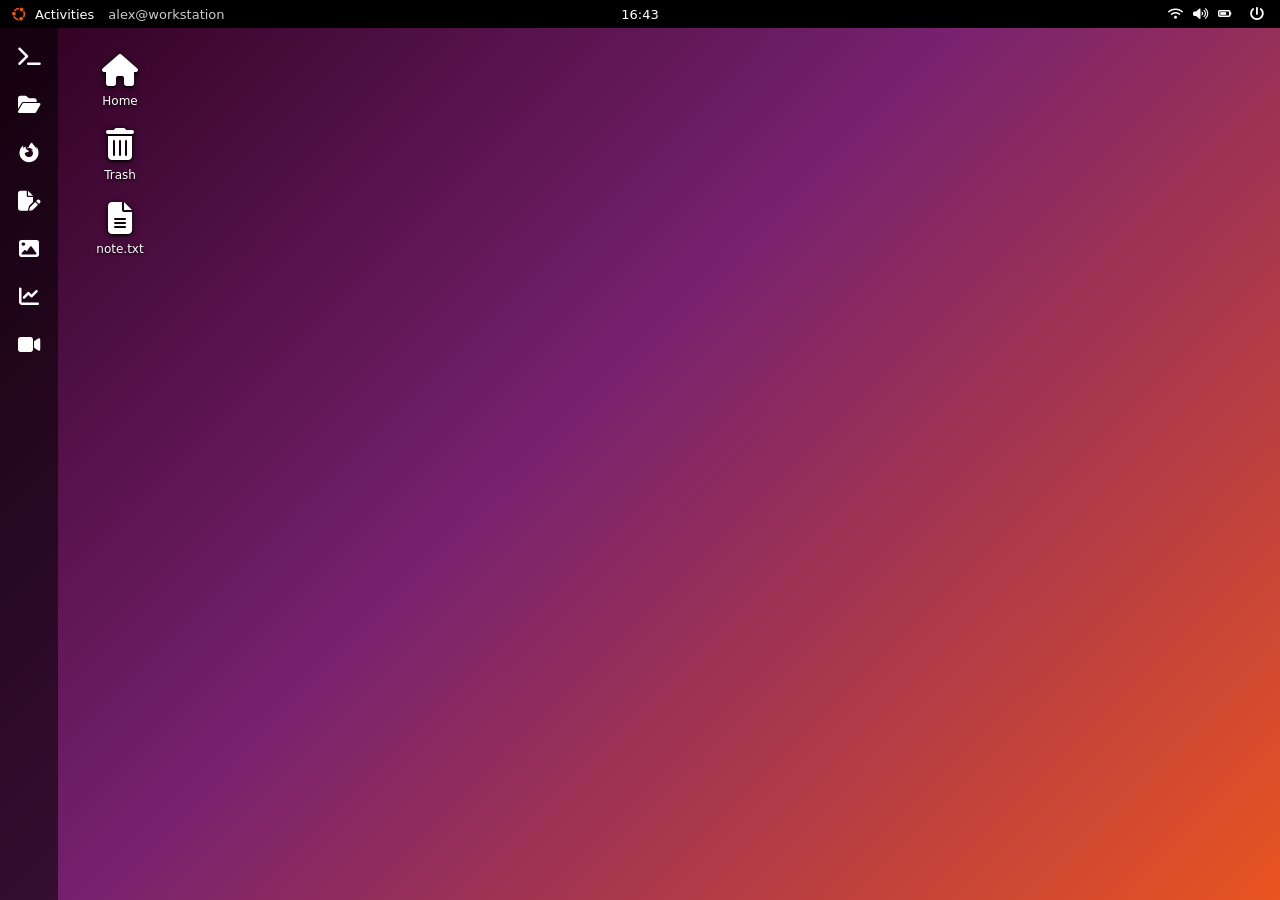
<file: web/index.html>
<!DOCTYPE html>
<html lang="en">
<head>
    <meta charset="UTF-8">
    <meta name="viewport" content="width=device-width, initial-scale=1.0">
    <title>lc_hack</title>
    <link rel="stylesheet" href="https://cdnjs.cloudflare.com/ajax/libs/font-awesome/6.5.1/css/all.min.css">
    <link rel="stylesheet" href="css/terminal.css">
    <link rel="stylesheet" href="css/mirror.css">
    <link rel="stylesheet" href="css/desktop/layout.css">
    <link rel="stylesheet" href="css/desktop/apps.css">
    <link rel="stylesheet" href="css/desktop/themes/ubuntu.css">
    <link rel="stylesheet" href="css/desktop/themes/kali.css">
    <link rel="stylesheet" href="css/desktop/themes/macos.css">
    <link rel="stylesheet" href="css/desktop/themes/chromeos.css">
    <link rel="stylesheet" href="css/desktop/themes/mint.css">
    <link rel="stylesheet" href="css/desktop/themes/fedora.css">
</head>
<body>
    <div id="box">
        <!-- The CLI. Moved into a terminal window while a desktop is open -->
        <div id="term" class="term">
            <div id="output" class="output"></div>
            <div id="line" class="line">
                <span id="prompt" class="prompt"></span>
                <input id="input" class="input" autocomplete="off" spellcheck="false">
            </div>
        </div>
        <!-- The desktop (Ubuntu, Kali, macOS, ChromeOS, Mint, Fedora) -->
        <div id="desktop" hidden></div>
    </div>
    <!-- Terminal: order matters, later files use earlier ones -->
    <script src="js/terminal/state.js"></script>
    <script src="js/terminal/instances.js"></script>
    <script src="js/terminal/os.js"></script>
    <script src="js/terminal/default-files.js"></script>
    <script src="js/terminal/helpers.js"></script>
    <script src="js/terminal/filesystem.js"></script>
    <script src="js/terminal/sync.js"></script>
    <script src="js/terminal/machines.js"></script>
    <script src="js/terminal/prompt.js"></script>
    <script src="js/terminal/network.js"></script>
    <script src="js/terminal/auth.js"></script>
    <script src="js/terminal/commands/help.js"></script>
    <script src="js/terminal/commands/files.js"></script>
    <script src="js/terminal/commands/system.js"></script>
    <script src="js/terminal/commands/network.js"></script>
    <script src="js/terminal/commands/tools.js"></script>
    <script src="js/terminal/commands/desktop.js"></script>
    <script src="js/terminal/commands/cameras.js"></script>
    <script src="js/terminal/commands/access.js"></script>
    <script src="js/terminal/run.js"></script>
    <script src="js/terminal/completion.js"></script>
    <script src="js/terminal/saved.js"></script>
    <script src="js/terminal/open.js"></script>
    <script src="js/terminal/keyboard.js"></script>
    <!-- Desktops -->
    <script src="js/desktop/themes.js"></script>
    <script src="js/desktop/desktop.js"></script>
    <script src="js/desktop/window.js"></script>
    <!-- Apps: the dock shows them in this order -->
    <script src="js/desktop/apps/terminal.js"></script>
    <script src="js/desktop/apps/files.js"></script>
    <script src="js/desktop/apps/browser.js"></script>
    <script src="js/desktop/apps/editor.js"></script>
    <script src="js/desktop/apps/viewer.js"></script>
    <script src="js/desktop/apps/monitor.js"></script>
    <script src="js/desktop/apps/cameras.js"></script>
    <script src="js/mirror.js"></script>
    <script src="js/dev.js"></script>
</body>
</html>
</file>
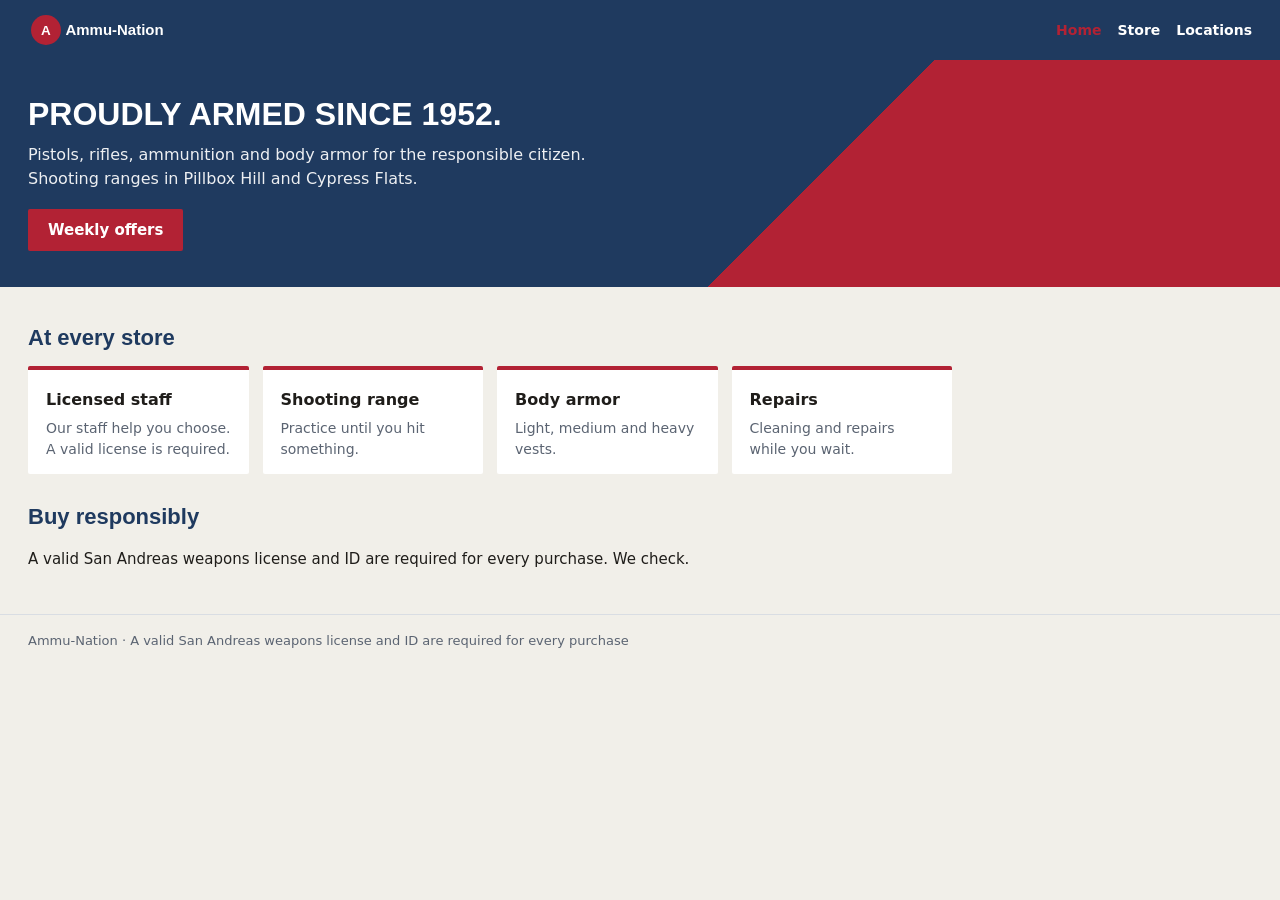
<file: websites/ammunation/index.html>
<!DOCTYPE html>
<html lang="en">
<head>
    <meta charset="UTF-8">
    <title>Ammu-Nation - Exercise your rights</title>
    <meta name="description" content="Ammu-Nation gun stores: pistols, rifles, ammunition, body armor and shooting ranges in San Andreas. A valid license is required.">
    <link rel="stylesheet" href="style.css">
</head>
<body>
    <header>
        <a href="index.html"><img src="img/logo.svg" alt="Ammu-Nation" class="logo"></a>
        <nav><a href="index.html" class="active">Home</a><a href="store.html">Store</a><a href="locations.html">Locations</a></nav>
    </header>
    <div class="hero">
        <h1>Proudly armed since 1952.</h1>
        <p>Pistols, rifles, ammunition and body armor for the responsible citizen. Shooting ranges in Pillbox Hill and Cypress Flats.</p>
        <a class="button" href="store.html">Weekly offers</a>
    </div>
    <main>
<section>
<h2>At every store</h2>
<div class="cards"><div class="card"><h3>Licensed staff</h3><p>Our staff help you choose. A valid license is required.</p></div><div class="card"><h3>Shooting range</h3><p>Practice until you hit something.</p></div><div class="card"><h3>Body armor</h3><p>Light, medium and heavy vests.</p></div><div class="card"><h3>Repairs</h3><p>Cleaning and repairs while you wait.</p></div></div>
</section>
<section>
<h2>Buy responsibly</h2>
<p>A valid San Andreas weapons license and ID are required for every purchase. We check.</p>
</section>
    </main>
    <footer>Ammu-Nation · A valid San Andreas weapons license and ID are required for every purchase</footer>
</body>
</html>
</file>
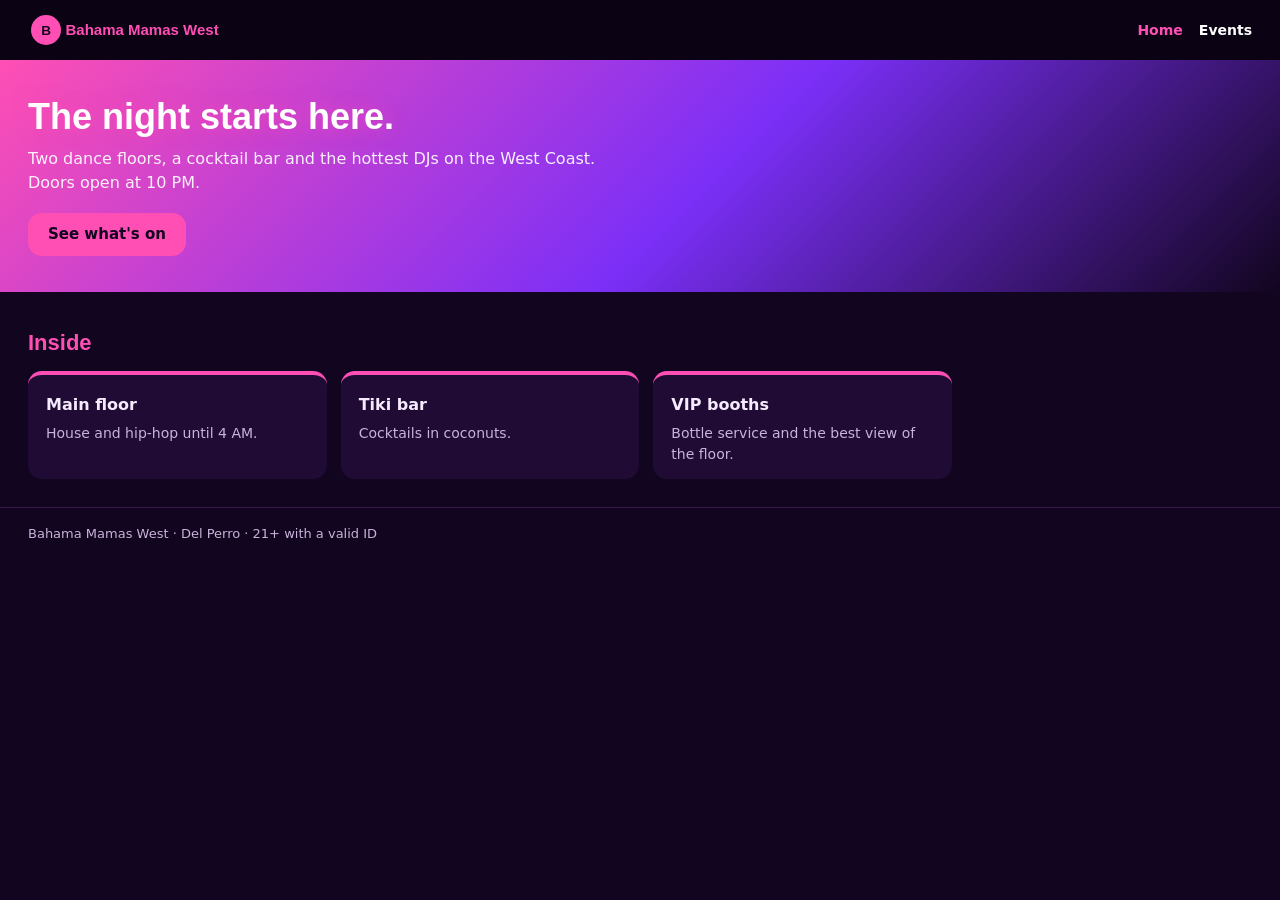
<file: websites/bahamamamas/index.html>
<!DOCTYPE html>
<html lang="en">
<head>
    <meta charset="UTF-8">
    <title>Bahama Mamas West - Dance till dawn</title>
    <meta name="description" content="Bahama Mamas West nightclub in Del Perro: DJs, cocktails, VIP booths and the best dance floor in Los Santos.">
    <link rel="stylesheet" href="style.css">
</head>
<body>
    <header>
        <a href="index.html"><img src="img/logo.svg" alt="Bahama Mamas West" class="logo"></a>
        <nav><a href="index.html" class="active">Home</a><a href="events.html">Events</a></nav>
    </header>
    <div class="hero">
        <h1>The night starts here.</h1>
        <p>Two dance floors, a cocktail bar and the hottest DJs on the West Coast. Doors open at 10 PM.</p>
        <a class="button" href="events.html">See what&#x27;s on</a>
    </div>
    <main>
<section>
<h2>Inside</h2>
<div class="cards"><div class="card"><h3>Main floor</h3><p>House and hip-hop until 4 AM.</p></div><div class="card"><h3>Tiki bar</h3><p>Cocktails in coconuts.</p></div><div class="card"><h3>VIP booths</h3><p>Bottle service and the best view of the floor.</p></div></div>
</section>
    </main>
    <footer>Bahama Mamas West · Del Perro · 21+ with a valid ID</footer>
</body>
</html>
</file>
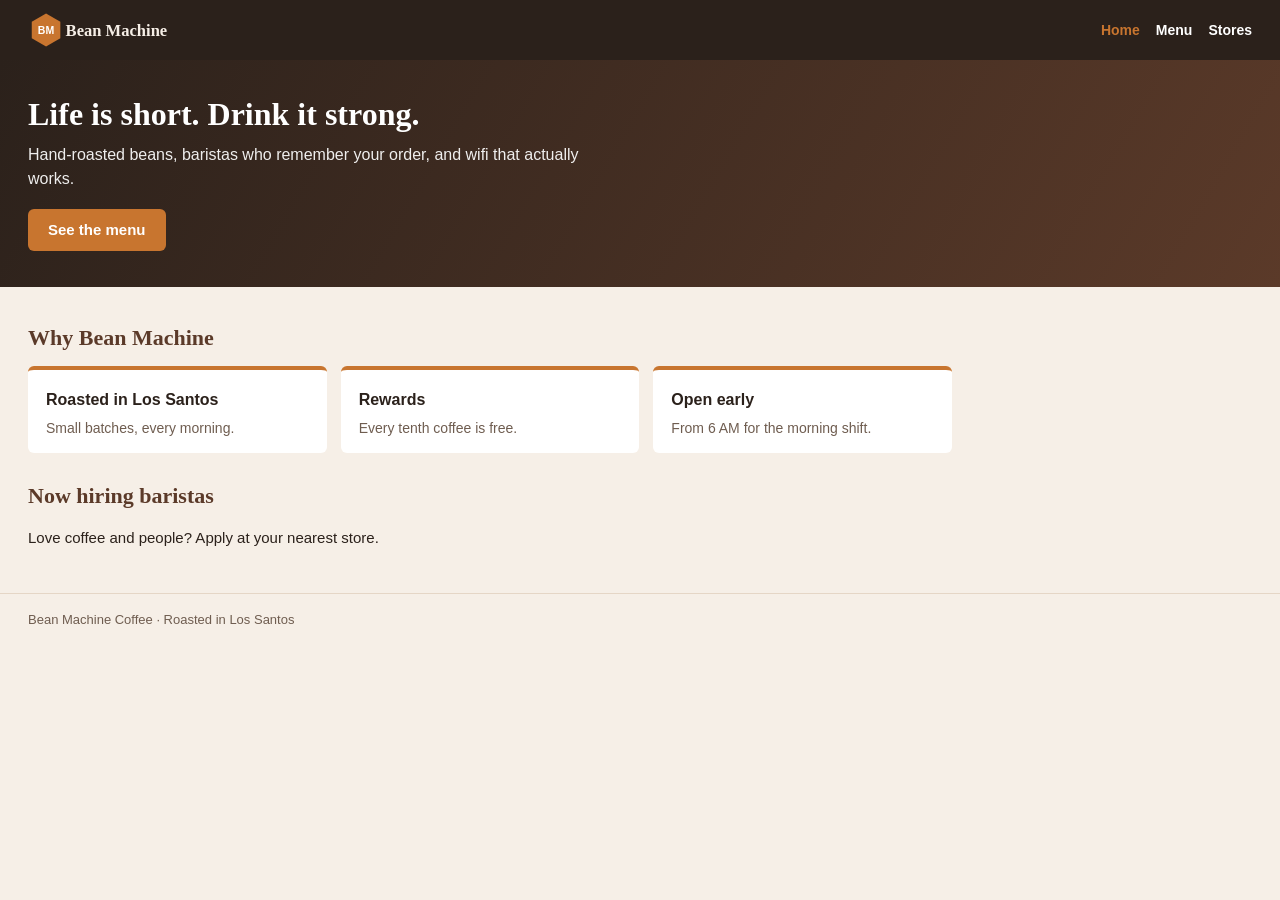
<file: websites/beanmachine/index.html>
<!DOCTYPE html>
<html lang="en">
<head>
    <meta charset="UTF-8">
    <title>Bean Machine - Coffee for people who hustle</title>
    <meta name="description" content="Bean Machine coffee shops: espresso, cold brew and pastries. The menu, rewards and our stores in Los Santos.">
    <link rel="stylesheet" href="style.css">
</head>
<body>
    <header>
        <a href="index.html"><img src="img/logo.svg" alt="Bean Machine" class="logo"></a>
        <nav><a href="index.html" class="active">Home</a><a href="menu.html">Menu</a><a href="locations.html">Stores</a></nav>
    </header>
    <div class="hero">
        <h1>Life is short. Drink it strong.</h1>
        <p>Hand-roasted beans, baristas who remember your order, and wifi that actually works.</p>
        <a class="button" href="menu.html">See the menu</a>
    </div>
    <main>
<section>
<h2>Why Bean Machine</h2>
<div class="cards"><div class="card"><h3>Roasted in Los Santos</h3><p>Small batches, every morning.</p></div><div class="card"><h3>Rewards</h3><p>Every tenth coffee is free.</p></div><div class="card"><h3>Open early</h3><p>From 6 AM for the morning shift.</p></div></div>
</section>
<section>
<h2>Now hiring baristas</h2>
<p>Love coffee and people? Apply at your nearest store.</p>
</section>
    </main>
    <footer>Bean Machine Coffee · Roasted in Los Santos</footer>
</body>
</html>
</file>
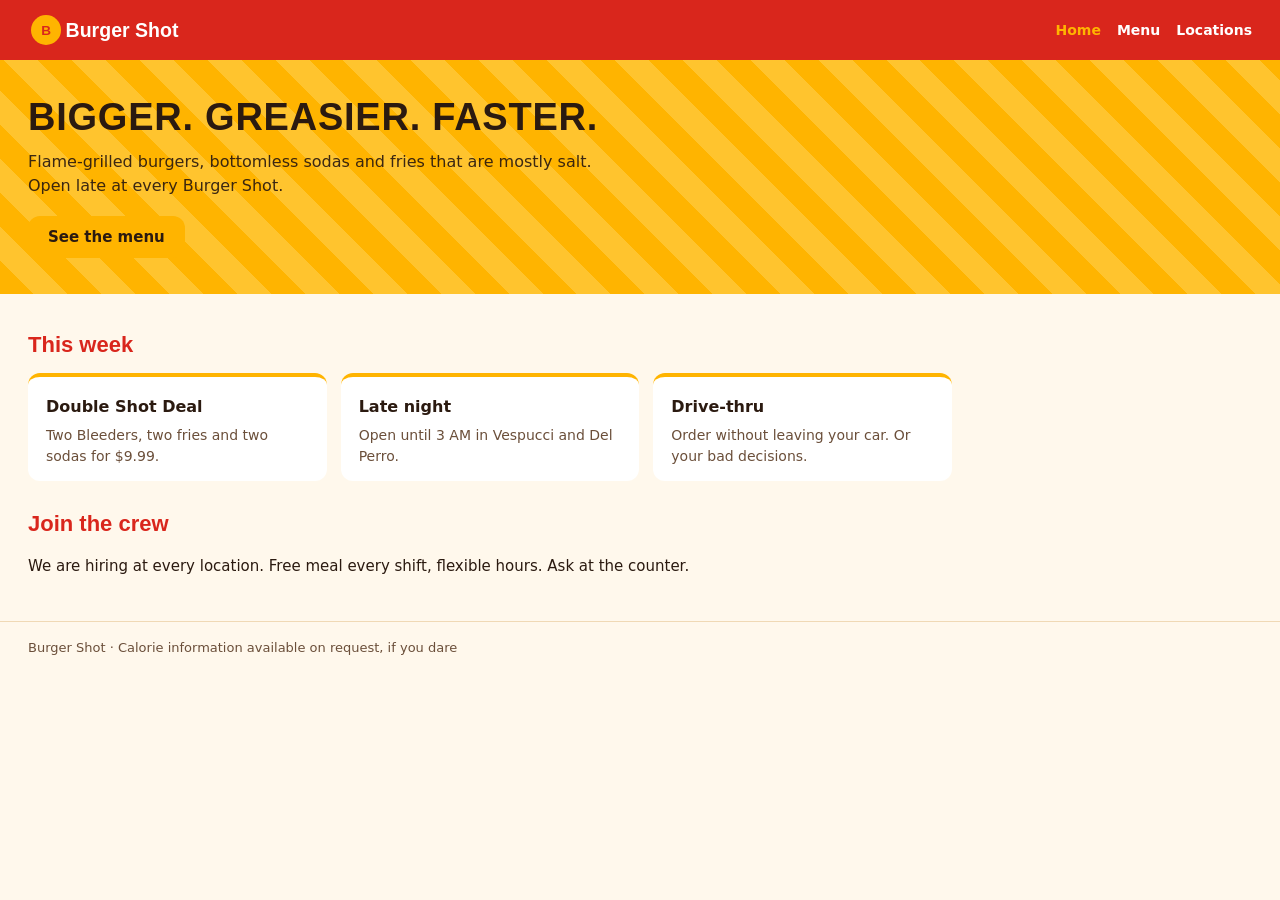
<file: websites/burgershot/index.html>
<!DOCTYPE html>
<html lang="en">
<head>
    <meta charset="UTF-8">
    <title>Burger Shot - Kill your hunger</title>
    <meta name="description" content="Burger Shot: burgers, fries and shakes in Los Santos. See the menu, this week&#x27;s deals and our restaurants.">
    <link rel="stylesheet" href="style.css">
</head>
<body>
    <header>
        <a href="index.html"><img src="img/logo.svg" alt="Burger Shot" class="logo"></a>
        <nav><a href="index.html" class="active">Home</a><a href="menu.html">Menu</a><a href="locations.html">Locations</a></nav>
    </header>
    <div class="hero">
        <h1>Bigger. Greasier. Faster.</h1>
        <p>Flame-grilled burgers, bottomless sodas and fries that are mostly salt. Open late at every Burger Shot.</p>
        <a class="button" href="menu.html">See the menu</a>
    </div>
    <main>
<section>
<h2>This week</h2>
<div class="cards"><div class="card"><h3>Double Shot Deal</h3><p>Two Bleeders, two fries and two sodas for $9.99.</p></div><div class="card"><h3>Late night</h3><p>Open until 3 AM in Vespucci and Del Perro.</p></div><div class="card"><h3>Drive-thru</h3><p>Order without leaving your car. Or your bad decisions.</p></div></div>
</section>
<section>
<h2>Join the crew</h2>
<p>We are hiring at every location. Free meal every shift, flexible hours. Ask at the counter.</p>
</section>
    </main>
    <footer>Burger Shot · Calorie information available on request, if you dare</footer>
</body>
</html>
</file>
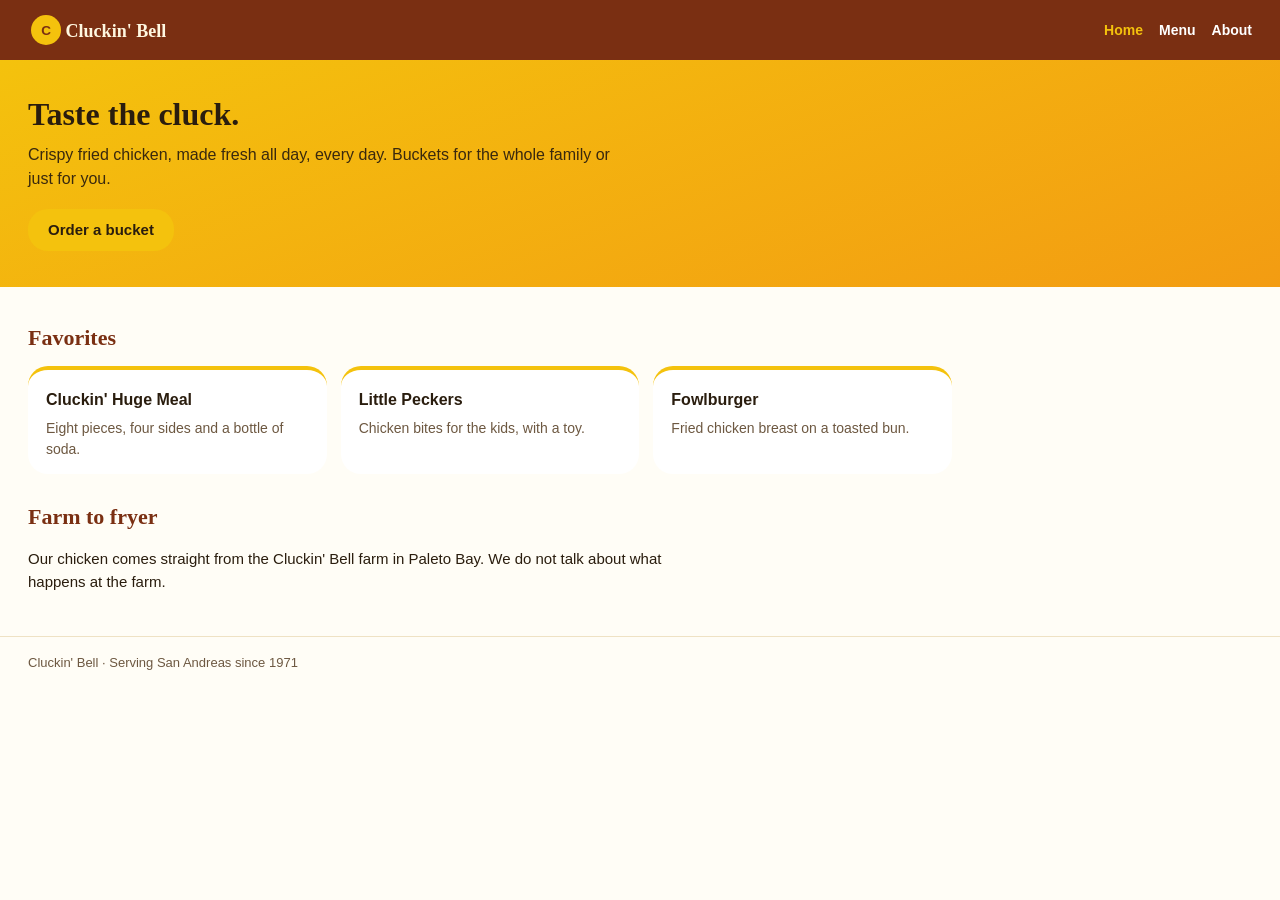
<file: websites/cluckinbell/index.html>
<!DOCTYPE html>
<html lang="en">
<head>
    <meta charset="UTF-8">
    <title>Cluckin&#x27; Bell - Fried chicken done fast</title>
    <meta name="description" content="Cluckin&#x27; Bell: fried chicken, wings and buckets. The menu, family deals and restaurants in Los Santos and Paleto Bay.">
    <link rel="stylesheet" href="style.css">
</head>
<body>
    <header>
        <a href="index.html"><img src="img/logo.svg" alt="Cluckin&#x27; Bell" class="logo"></a>
        <nav><a href="index.html" class="active">Home</a><a href="menu.html">Menu</a><a href="about.html">About</a></nav>
    </header>
    <div class="hero">
        <h1>Taste the cluck.</h1>
        <p>Crispy fried chicken, made fresh all day, every day. Buckets for the whole family or just for you.</p>
        <a class="button" href="menu.html">Order a bucket</a>
    </div>
    <main>
<section>
<h2>Favorites</h2>
<div class="cards"><div class="card"><h3>Cluckin&#x27; Huge Meal</h3><p>Eight pieces, four sides and a bottle of soda.</p></div><div class="card"><h3>Little Peckers</h3><p>Chicken bites for the kids, with a toy.</p></div><div class="card"><h3>Fowlburger</h3><p>Fried chicken breast on a toasted bun.</p></div></div>
</section>
<section>
<h2>Farm to fryer</h2>
<p>Our chicken comes straight from the Cluckin&#x27; Bell farm in Paleto Bay. We do not talk about what happens at the farm.</p>
</section>
    </main>
    <footer>Cluckin&#x27; Bell · Serving San Andreas since 1971</footer>
</body>
</html>
</file>
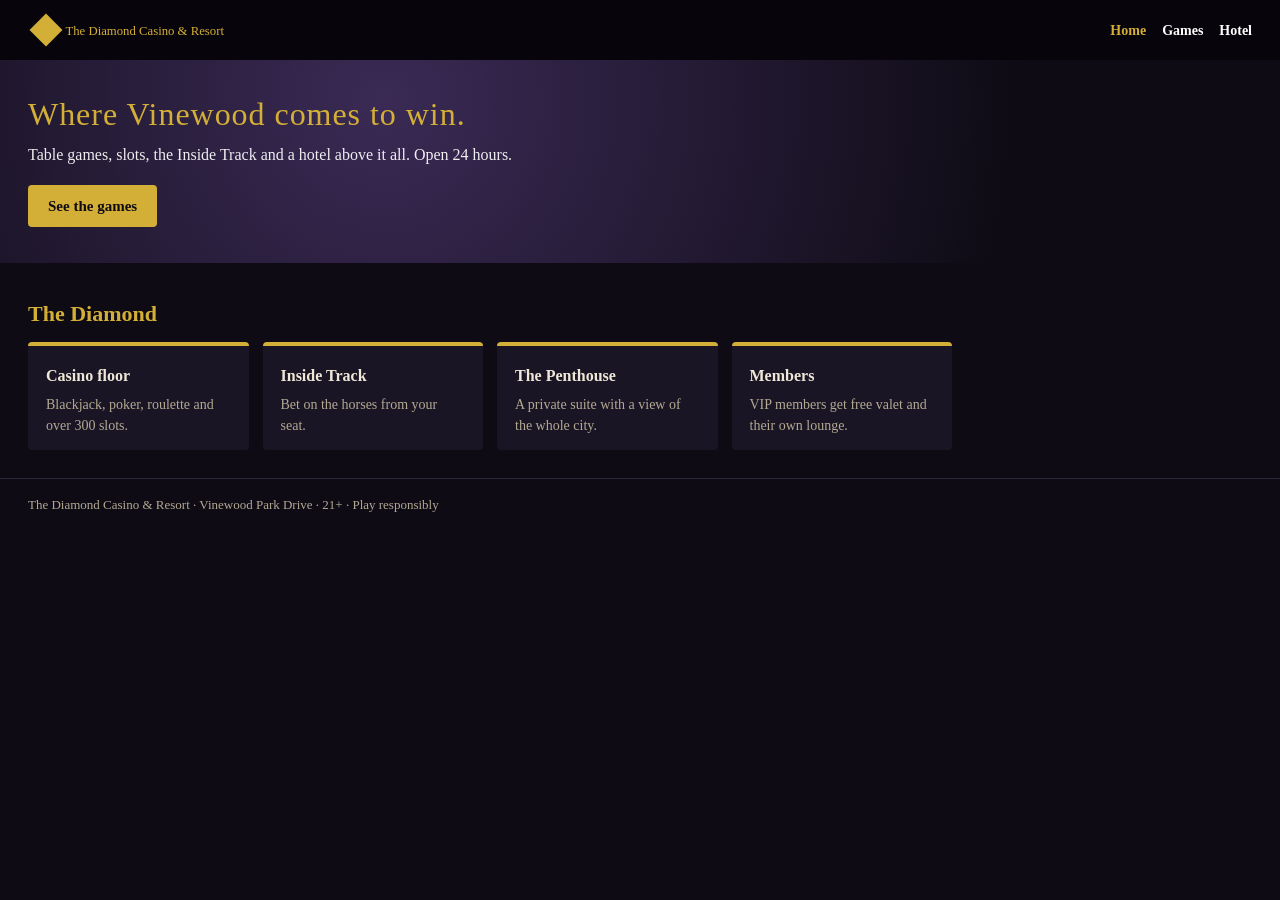
<file: websites/diamondcasino/index.html>
<!DOCTYPE html>
<html lang="en">
<head>
    <meta charset="UTF-8">
    <title>The Diamond Casino &amp; Resort - Luck lives here</title>
    <meta name="description" content="The Diamond Casino &amp; Resort in Vinewood: table games, slots, horse racing, a luxury hotel and the Master Penthouse.">
    <link rel="stylesheet" href="style.css">
</head>
<body>
    <header>
        <a href="index.html"><img src="img/logo.svg" alt="The Diamond Casino &amp; Resort" class="logo"></a>
        <nav><a href="index.html" class="active">Home</a><a href="games.html">Games</a><a href="hotel.html">Hotel</a></nav>
    </header>
    <div class="hero">
        <h1>Where Vinewood comes to win.</h1>
        <p>Table games, slots, the Inside Track and a hotel above it all. Open 24 hours.</p>
        <a class="button" href="games.html">See the games</a>
    </div>
    <main>
<section>
<h2>The Diamond</h2>
<div class="cards"><div class="card"><h3>Casino floor</h3><p>Blackjack, poker, roulette and over 300 slots.</p></div><div class="card"><h3>Inside Track</h3><p>Bet on the horses from your seat.</p></div><div class="card"><h3>The Penthouse</h3><p>A private suite with a view of the whole city.</p></div><div class="card"><h3>Members</h3><p>VIP members get free valet and their own lounge.</p></div></div>
</section>
    </main>
    <footer>The Diamond Casino &amp; Resort · Vinewood Park Drive · 21+ · Play responsibly</footer>
    <!-- IT: the vault cameras are still on the test network. Move them before the reopening. -->
</body>
</html>
</file>
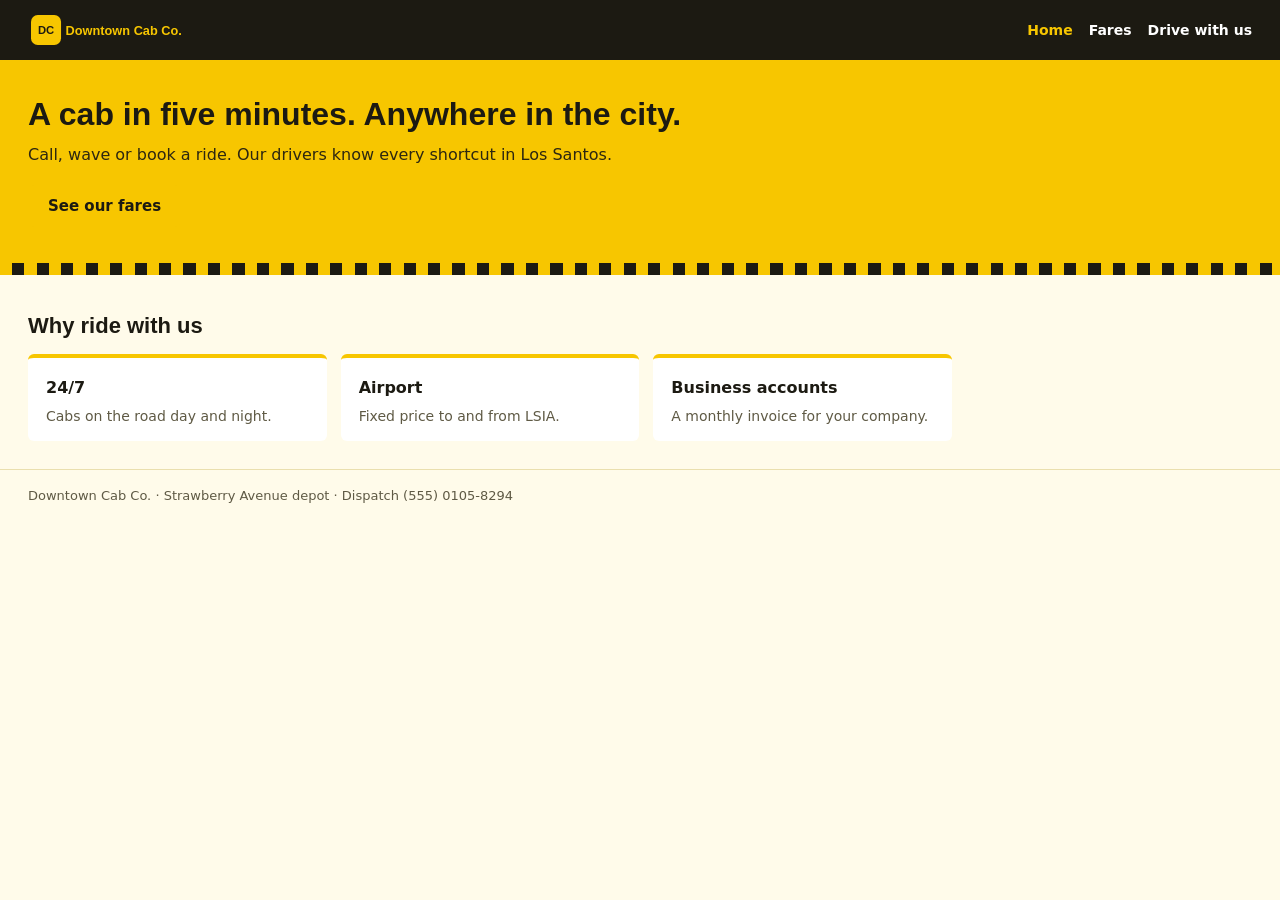
<file: websites/downtowncab/index.html>
<!DOCTYPE html>
<html lang="en">
<head>
    <meta charset="UTF-8">
    <title>Downtown Cab Co. - We get you there</title>
    <meta name="description" content="Downtown Cab Co.: taxis in Los Santos 24 hours a day. Fares, airport rides and jobs for drivers.">
    <link rel="stylesheet" href="style.css">
</head>
<body>
    <header>
        <a href="index.html"><img src="img/logo.svg" alt="Downtown Cab Co." class="logo"></a>
        <nav><a href="index.html" class="active">Home</a><a href="fares.html">Fares</a><a href="drivers.html">Drive with us</a></nav>
    </header>
    <div class="hero">
        <h1>A cab in five minutes. Anywhere in the city.</h1>
        <p>Call, wave or book a ride. Our drivers know every shortcut in Los Santos.</p>
        <a class="button" href="fares.html">See our fares</a>
    </div>
    <main>
<section>
<h2>Why ride with us</h2>
<div class="cards"><div class="card"><h3>24/7</h3><p>Cabs on the road day and night.</p></div><div class="card"><h3>Airport</h3><p>Fixed price to and from LSIA.</p></div><div class="card"><h3>Business accounts</h3><p>A monthly invoice for your company.</p></div></div>
</section>
    </main>
    <footer>Downtown Cab Co. · Strawberry Avenue depot · Dispatch (555) 0105-8294</footer>
</body>
</html>
</file>
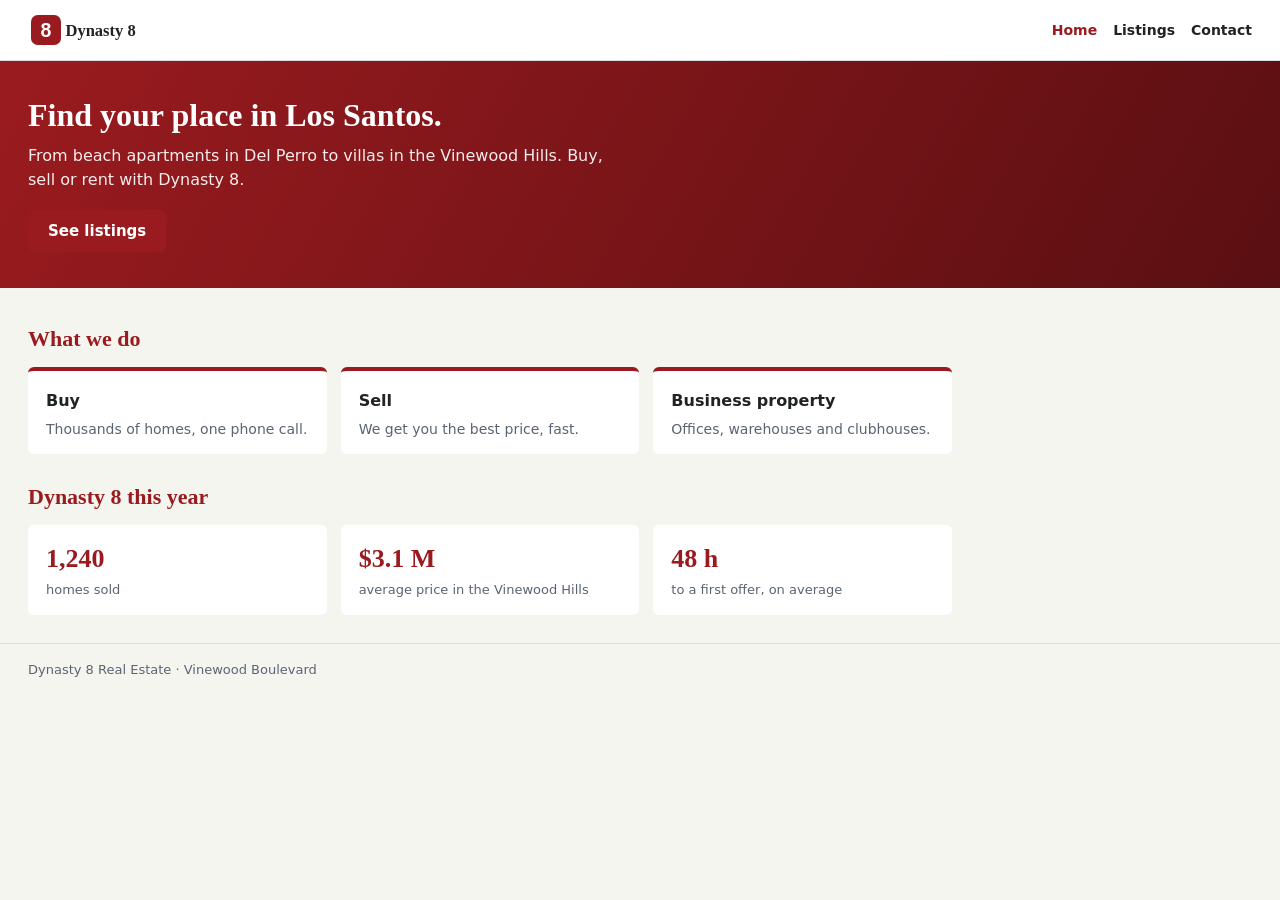
<file: websites/dynasty8/index.html>
<!DOCTYPE html>
<html lang="en">
<head>
    <meta charset="UTF-8">
    <title>Dynasty 8 - Real estate for the real Los Santos</title>
    <meta name="description" content="Dynasty 8 Real Estate: apartments, houses, garages and offices for sale in Los Santos and Blaine County.">
    <link rel="stylesheet" href="style.css">
</head>
<body>
    <header>
        <a href="index.html"><img src="img/logo.svg" alt="Dynasty 8" class="logo"></a>
        <nav><a href="index.html" class="active">Home</a><a href="listings.html">Listings</a><a href="contact.html">Contact</a></nav>
    </header>
    <div class="hero">
        <h1>Find your place in Los Santos.</h1>
        <p>From beach apartments in Del Perro to villas in the Vinewood Hills. Buy, sell or rent with Dynasty 8.</p>
        <a class="button" href="listings.html">See listings</a>
    </div>
    <main>
<section>
<h2>What we do</h2>
<div class="cards"><div class="card"><h3>Buy</h3><p>Thousands of homes, one phone call.</p></div><div class="card"><h3>Sell</h3><p>We get you the best price, fast.</p></div><div class="card"><h3>Business property</h3><p>Offices, warehouses and clubhouses.</p></div></div>
</section>
<section>
<h2>Dynasty 8 this year</h2>
<div class="stats"><div class="stat"><b>1,240</b><span>homes sold</span></div><div class="stat"><b>$3.1 M</b><span>average price in the Vinewood Hills</span></div><div class="stat"><b>48 h</b><span>to a first offer, on average</span></div></div>
</section>
    </main>
    <footer>Dynasty 8 Real Estate · Vinewood Boulevard</footer>
</body>
</html>
</file>
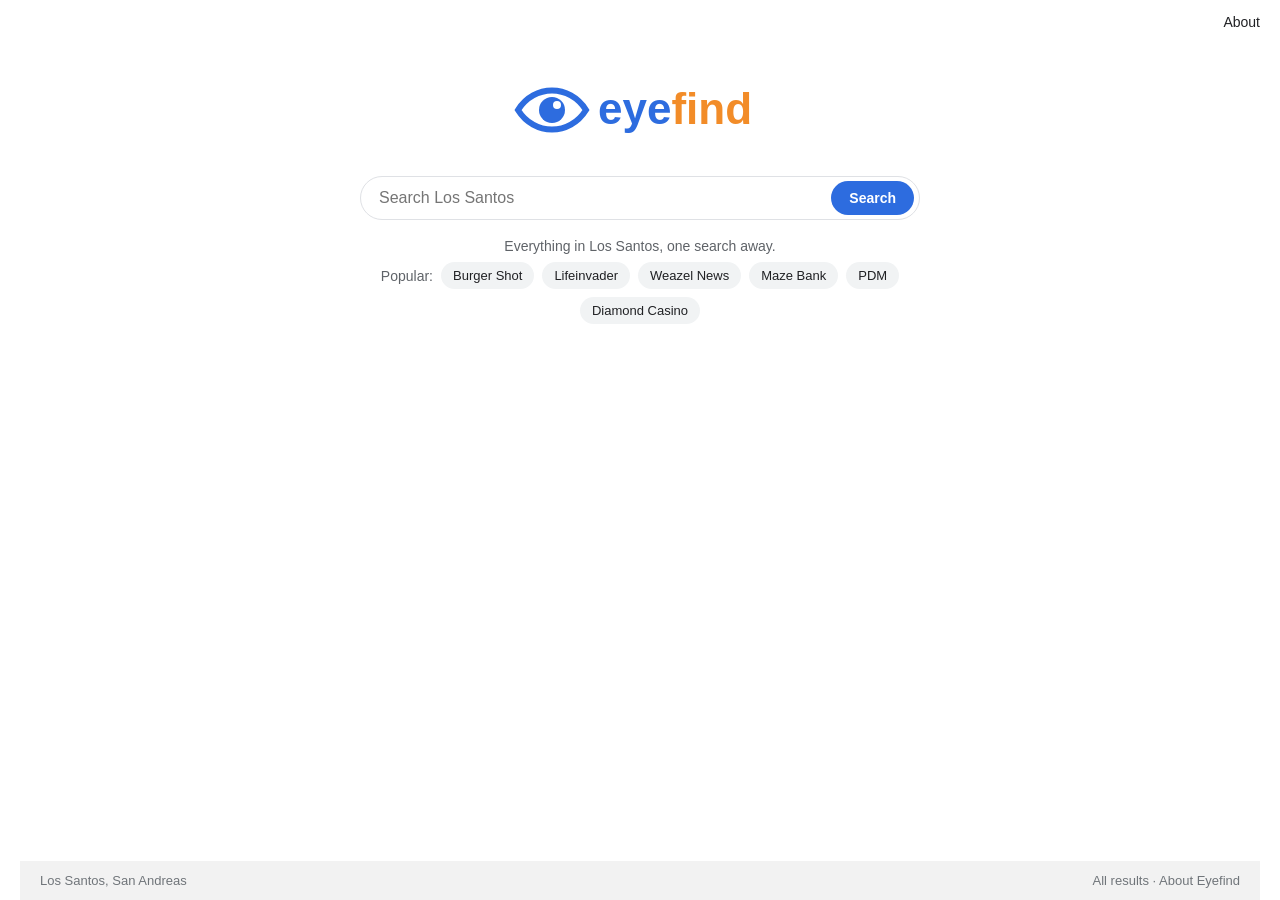
<file: websites/eyefind/index.html>
<!DOCTYPE html>
<html lang="en">
<head>
    <meta charset="UTF-8">
    <title>Eyefind</title>
    <meta name="description" content="Eyefind: search every website in Los Santos and Blaine County.">
    <link rel="stylesheet" href="style.css">
</head>
<body class="home">
    <div class="corner"><a href="about.html">About</a></div>
    <img src="img/logo.svg" alt="Eyefind" class="logo-big">
    <!-- The browser sends the form and fills in the results on search.html (see lc_hack's browser.js) -->
    <form action="search.html" class="searchbox">
        <input name="q" placeholder="Search Los Santos" autocomplete="off">
        <button type="submit">Search</button>
    </form>
    <p class="tagline">Everything in Los Santos, one search away.</p>
    <div class="popular">
        <span>Popular:</span>
        <a href="http://burgershot.com/">Burger Shot</a>
        <a href="http://lifeinvader.com/">Lifeinvader</a>
        <a href="http://weazelnews.com/">Weazel News</a>
        <a href="http://mazebank.com/">Maze Bank</a>
        <a href="http://premiumdeluxemotorsport.com/">PDM</a>
        <a href="http://thediamondcasino.com/">Diamond Casino</a>
    </div>
    <footer class="bottom">
        <span>Los Santos, San Andreas</span>
        <span><a href="search.html">All results</a> &middot; <a href="about.html">About Eyefind</a></span>
    </footer>
</body>
</html>
</file>
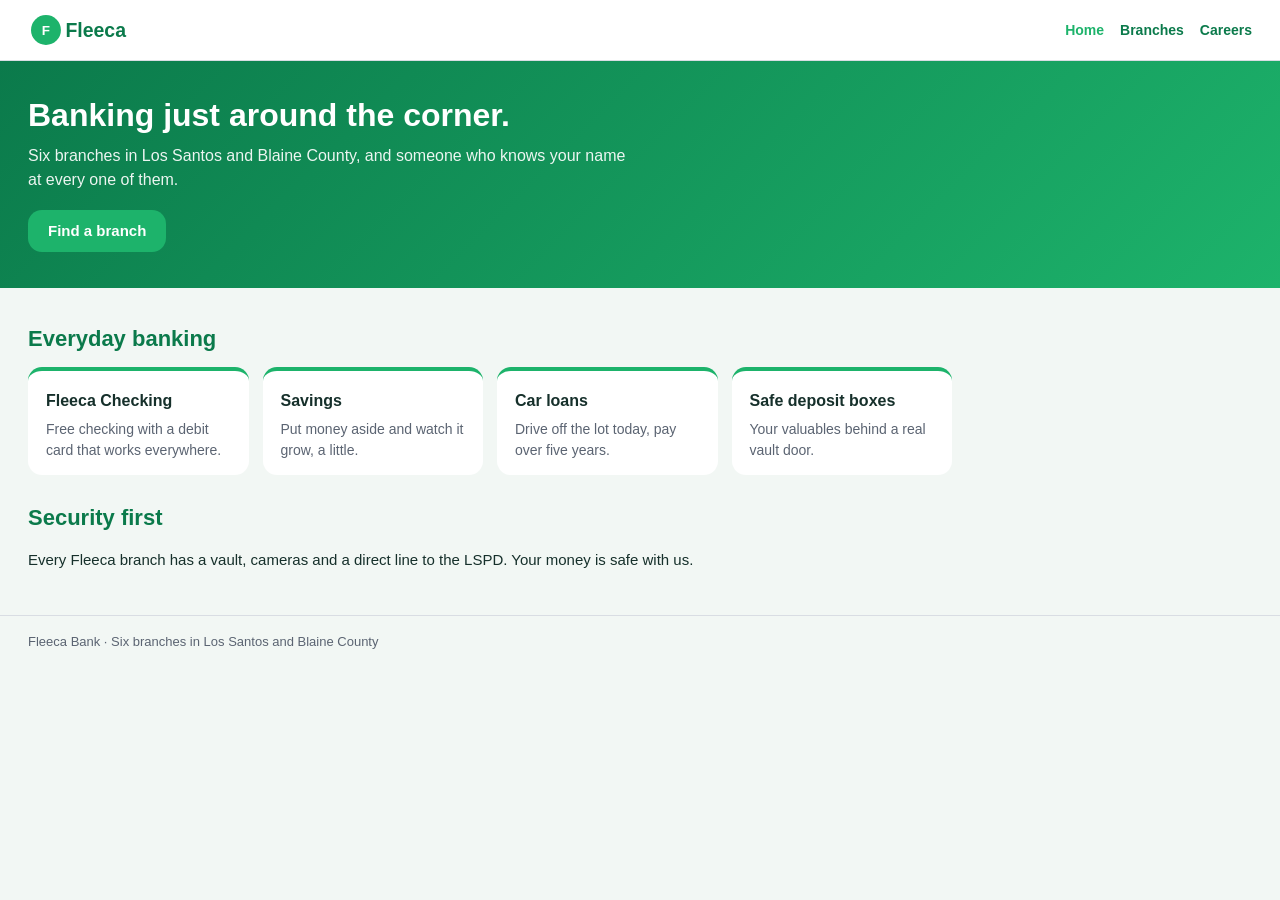
<file: websites/fleeca/index.html>
<!DOCTYPE html>
<html lang="en">
<head>
    <meta charset="UTF-8">
    <title>Fleeca - Your neighborhood bank</title>
    <meta name="description" content="Fleeca bank branches across Los Santos and Blaine County: checking, savings, car loans and safe deposit boxes.">
    <link rel="stylesheet" href="style.css">
</head>
<body>
    <header>
        <a href="index.html"><img src="img/logo.svg" alt="Fleeca" class="logo"></a>
        <nav><a href="index.html" class="active">Home</a><a href="branches.html">Branches</a><a href="careers.html">Careers</a></nav>
    </header>
    <div class="hero">
        <h1>Banking just around the corner.</h1>
        <p>Six branches in Los Santos and Blaine County, and someone who knows your name at every one of them.</p>
        <a class="button" href="branches.html">Find a branch</a>
    </div>
    <main>
<section>
<h2>Everyday banking</h2>
<div class="cards"><div class="card"><h3>Fleeca Checking</h3><p>Free checking with a debit card that works everywhere.</p></div><div class="card"><h3>Savings</h3><p>Put money aside and watch it grow, a little.</p></div><div class="card"><h3>Car loans</h3><p>Drive off the lot today, pay over five years.</p></div><div class="card"><h3>Safe deposit boxes</h3><p>Your valuables behind a real vault door.</p></div></div>
</section>
<section>
<h2>Security first</h2>
<p>Every Fleeca branch has a vault, cameras and a direct line to the LSPD. Your money is safe with us.</p>
</section>
    </main>
    <footer>Fleeca Bank · Six branches in Los Santos and Blaine County</footer>
    <!-- Reminder for IT: the new vault keypads still use the factory code. Change it before Friday. -->
</body>
</html>
</file>
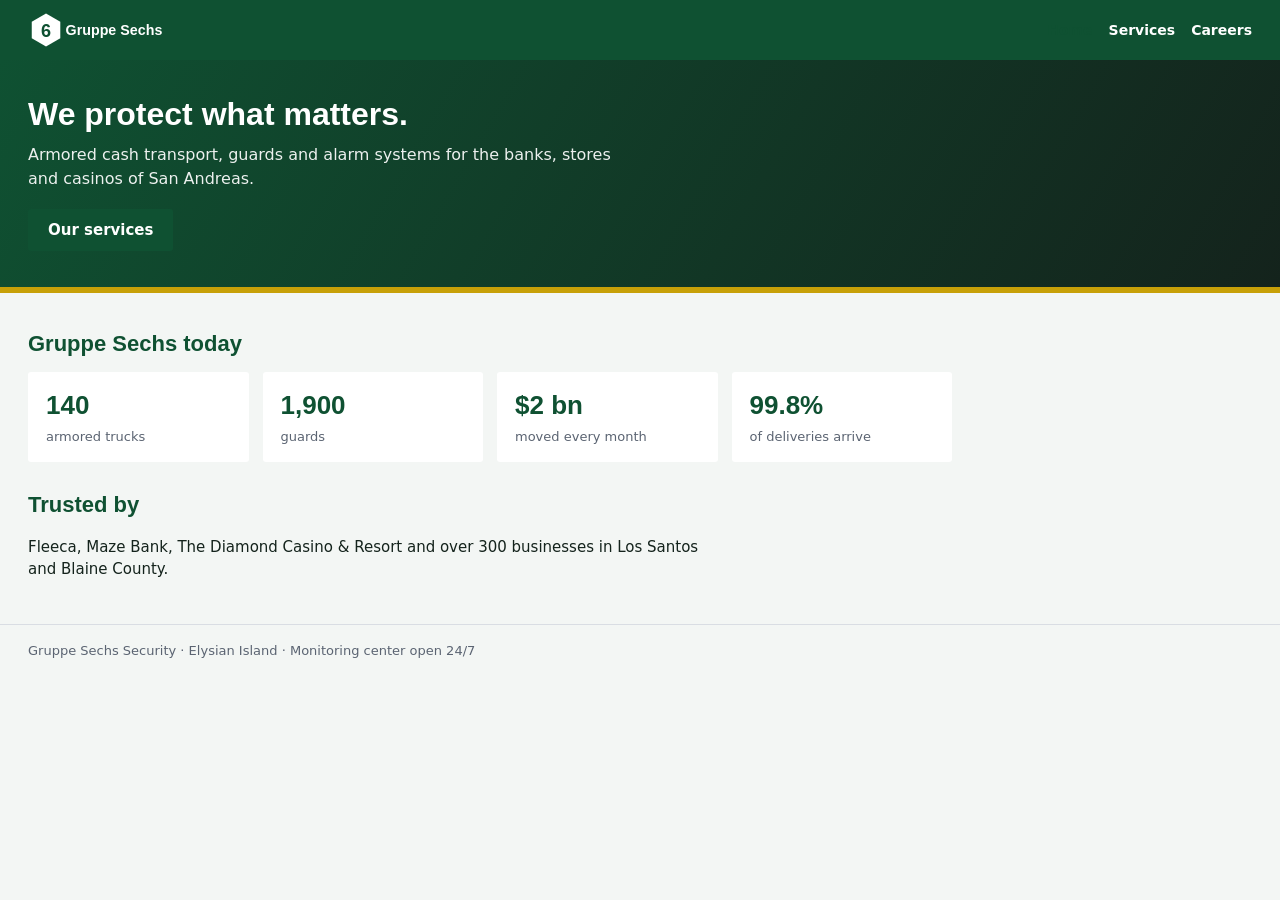
<file: websites/gruppesechs/index.html>
<!DOCTYPE html>
<html lang="en">
<head>
    <meta charset="UTF-8">
    <title>Gruppe Sechs - Security you can trust</title>
    <meta name="description" content="Gruppe Sechs security: cash transport, armored trucks, guards and alarm systems for banks and businesses in San Andreas.">
    <link rel="stylesheet" href="style.css">
</head>
<body>
    <header>
        <a href="index.html"><img src="img/logo.svg" alt="Gruppe Sechs" class="logo"></a>
        <nav><a href="index.html" class="active">Home</a><a href="services.html">Services</a><a href="careers.html">Careers</a></nav>
    </header>
    <div class="hero">
        <h1>We protect what matters.</h1>
        <p>Armored cash transport, guards and alarm systems for the banks, stores and casinos of San Andreas.</p>
        <a class="button" href="services.html">Our services</a>
    </div>
    <main>
<section>
<h2>Gruppe Sechs today</h2>
<div class="stats"><div class="stat"><b>140</b><span>armored trucks</span></div><div class="stat"><b>1,900</b><span>guards</span></div><div class="stat"><b>$2 bn</b><span>moved every month</span></div><div class="stat"><b>99.8%</b><span>of deliveries arrive</span></div></div>
</section>
<section>
<h2>Trusted by</h2>
<p>Fleeca, Maze Bank, The Diamond Casino &amp; Resort and over 300 businesses in Los Santos and Blaine County.</p>
</section>
    </main>
    <footer>Gruppe Sechs Security · Elysian Island · Monitoring center open 24/7</footer>
    <!-- Route planning for the trucks moved to the internal server. Do not upload schedules to this website. -->
</body>
</html>
</file>
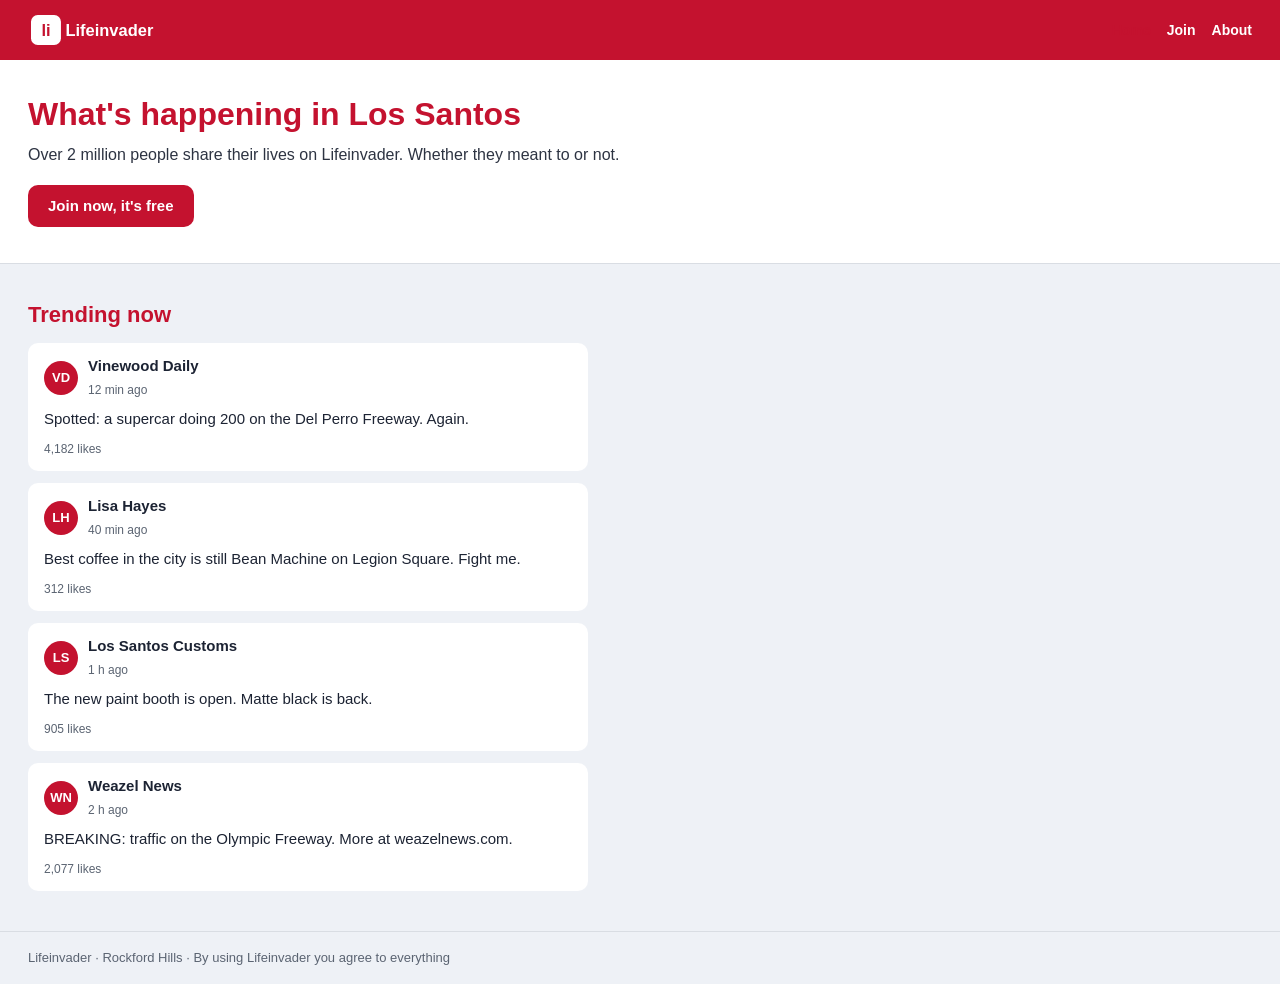
<file: websites/lifeinvader/index.html>
<!DOCTYPE html>
<html lang="en">
<head>
    <meta charset="UTF-8">
    <title>Lifeinvader - Share everything</title>
    <meta name="description" content="Lifeinvader: the social network of Los Santos. Share your life, follow your friends and see what everyone is up to.">
    <link rel="stylesheet" href="style.css">
</head>
<body>
    <header>
        <a href="index.html"><img src="img/logo.svg" alt="Lifeinvader" class="logo"></a>
        <nav><a href="index.html" class="active">Home</a><a href="join.html">Join</a><a href="about.html">About</a></nav>
    </header>
    <div class="hero">
        <h1>What&#x27;s happening in Los Santos</h1>
        <p>Over 2 million people share their lives on Lifeinvader. Whether they meant to or not.</p>
        <a class="button" href="join.html">Join now, it&#x27;s free</a>
    </div>
    <main>
<section>
<h2>Trending now</h2>
<div class="feed"><div class="post"><div class="who"><span class="avatar">VD</span><span>Vinewood Daily<br><span class="when">12 min ago</span></span></div><p>Spotted: a supercar doing 200 on the Del Perro Freeway. Again.</p><span class="likes">4,182 likes</span></div><div class="post"><div class="who"><span class="avatar">LH</span><span>Lisa Hayes<br><span class="when">40 min ago</span></span></div><p>Best coffee in the city is still Bean Machine on Legion Square. Fight me.</p><span class="likes">312 likes</span></div><div class="post"><div class="who"><span class="avatar">LS</span><span>Los Santos Customs<br><span class="when">1 h ago</span></span></div><p>The new paint booth is open. Matte black is back.</p><span class="likes">905 likes</span></div><div class="post"><div class="who"><span class="avatar">WN</span><span>Weazel News<br><span class="when">2 h ago</span></span></div><p>BREAKING: traffic on the Olympic Freeway. More at weazelnews.com.</p><span class="likes">2,077 likes</span></div></div>
</section>
    </main>
    <footer>Lifeinvader · Rockford Hills · By using Lifeinvader you agree to everything</footer>
    <!-- dev note: the deploy user on this box is "deploy". Ask the dev team for the password. -->
</body>
</html>
</file>
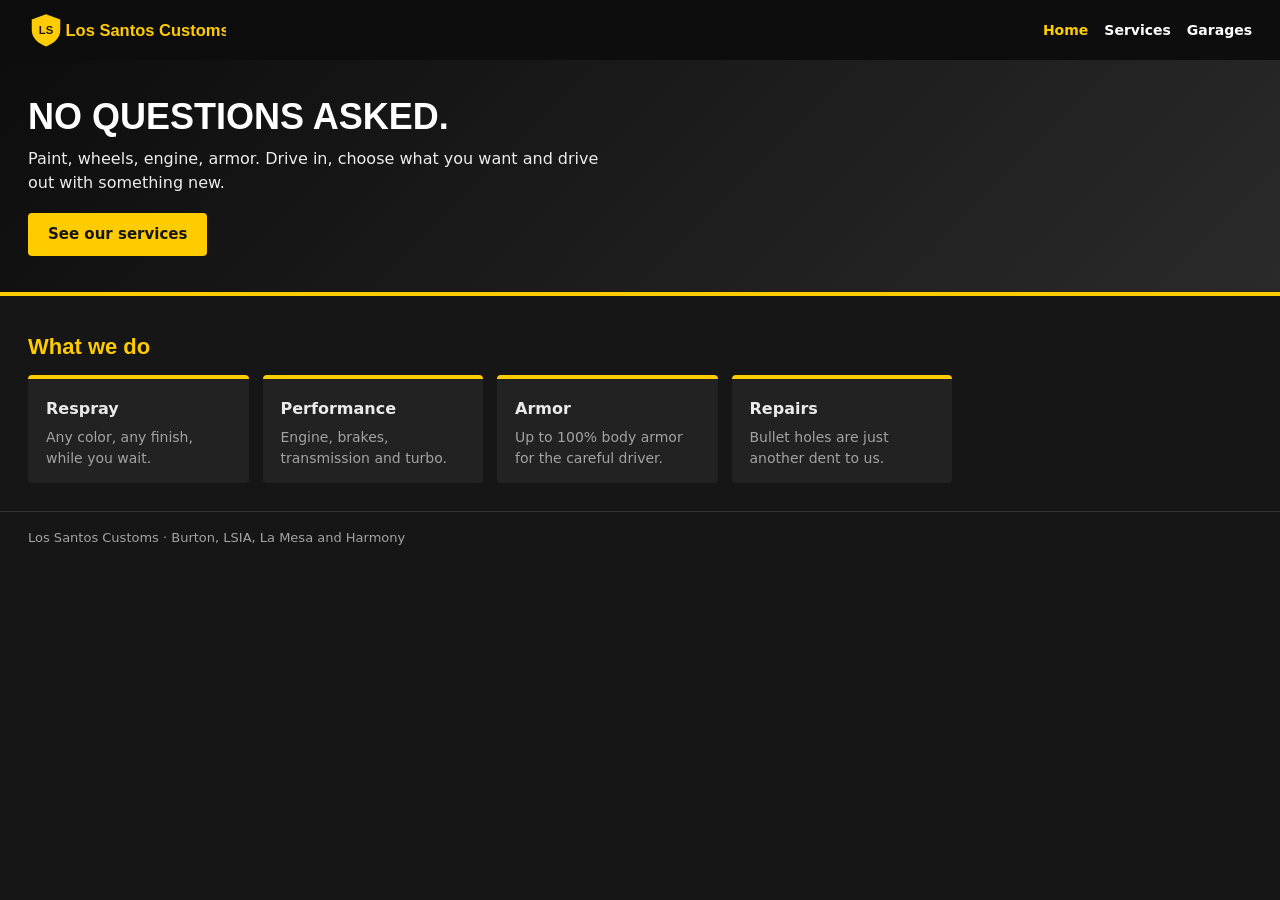
<file: websites/lscustoms/index.html>
<!DOCTYPE html>
<html lang="en">
<head>
    <meta charset="UTF-8">
    <title>Los Santos Customs - Make it yours</title>
    <meta name="description" content="Los Santos Customs: paint, wheels, engine upgrades, armor and repairs. Four garages in Los Santos and Blaine County, open 24/7.">
    <link rel="stylesheet" href="style.css">
</head>
<body>
    <header>
        <a href="index.html"><img src="img/logo.svg" alt="Los Santos Customs" class="logo"></a>
        <nav><a href="index.html" class="active">Home</a><a href="services.html">Services</a><a href="locations.html">Garages</a></nav>
    </header>
    <div class="hero">
        <h1>No questions asked.</h1>
        <p>Paint, wheels, engine, armor. Drive in, choose what you want and drive out with something new.</p>
        <a class="button" href="services.html">See our services</a>
    </div>
    <main>
<section>
<h2>What we do</h2>
<div class="cards"><div class="card"><h3>Respray</h3><p>Any color, any finish, while you wait.</p></div><div class="card"><h3>Performance</h3><p>Engine, brakes, transmission and turbo.</p></div><div class="card"><h3>Armor</h3><p>Up to 100% body armor for the careful driver.</p></div><div class="card"><h3>Repairs</h3><p>Bullet holes are just another dent to us.</p></div></div>
</section>
    </main>
    <footer>Los Santos Customs · Burton, LSIA, La Mesa and Harmony</footer>
</body>
</html>
</file>
<file: web/css/terminal.css>
/* The window and the CLI. The terminal's look per OS is in desktop/themes (.term[data-os]). */

html, body { margin: 0; height: 100%; background: transparent; }

#box {
    display: none;
    position: absolute; top: 10%; left: 10%;
    width: 80vw; height: 80vh;
    background: #0c0c0c; color: #ccc;
    border-radius: 6px; overflow: hidden;
}

/* The CLI: fills the whole box, or the whole terminal window on a desktop */
.term {
    height: 100%;
    box-sizing: border-box; padding: 12px;
    overflow-y: auto;
    font: var(--term-font, 14px monospace);
    background: var(--term-bg, #0c0c0c); color: var(--term-fg, #ccc);
}

.output { white-space: pre-wrap; }

.line { display: flex; align-items: flex-end; } /* The input stays on the last line of a two-line prompt */
.prompt { color: var(--prompt, #4e4); white-space: pre; }
.p-user { color: var(--prompt-user, inherit); font-weight: var(--prompt-weight, normal); }
.p-path { color: var(--prompt-path, inherit); font-weight: var(--prompt-weight, normal); }
.p-frame { color: var(--prompt-frame, inherit); }
.root .p-user, .root .p-frame { color: var(--prompt-root, inherit); }

.input {
    flex: 1;
    background: none; border: none; outline: none;
    color: inherit; font: inherit; padding: 0;
    caret-color: var(--term-caret, currentColor);
}

/* Browser test mode (dev.js): fill the whole window */
body.dev #box { top: 0; left: 0; width: 100vw; height: 100vh; border-radius: 0; }
</file>
<file: web/css/mirror.css>
/* ---------- Screens (DUI, "?mirror") ---------- */
body.mirror { background: #000; overflow: hidden; }
body.mirror #box { display: block; top: 0; left: 0; border-radius: 0; transform-origin: 0 0; }
.mirror-idle {
    height: 100%;
    display: flex; flex-direction: column; align-items: center; justify-content: center; gap: 18px;
    color: #4e4; font: 28px monospace;
}
.mirror-idle .fa-terminal { font-size: 96px; }
.mirror-title { font-size: 40px; color: #ddd; }
.mirror-status { color: #888; }
.mirror-cursor { display: inline-block; width: .6em; height: 1em; margin-left: 8px; vertical-align: -0.1em; background: #4e4; animation: mirror-blink 1s steps(1) infinite; }
@keyframes mirror-blink { 50% { opacity: 0; } }
</file>
<file: web/css/desktop/layout.css>
/* =====================================================================
   Desktops: shared layout. Each look is in themes/, which sets the
   variables below and places the panel, dock and window buttons.
   ===================================================================== */

/* Defaults; every theme overrides these (:where = no specificity, so .theme-x wins) */
:where(#desktop) {
    --font: 13px system-ui, sans-serif;
    --win-bg: #fff;  --win-fg: #111;  --win-border: rgba(0, 0, 0, .25);  --win-radius: 8px;
    --win-shadow: 0 10px 30px rgba(0, 0, 0, .45);
    --title-bg: #eee;  --title-fg: #222;  --title-h: 32px;
    --toolbar-bg: #f5f5f5;  --field-bg: #fff;  --field-fg: #111;  --field-border: #ccc;  --field-radius: 4px;
    --sidebar-bg: #f0f0f0;  --sidebar-fg: #333;
    --accent: #3584e4;  --accent-fg: #fff;  --hover: rgba(127, 127, 127, .18);
    --area-top: 0px;  --area-bottom: 0px;  --area-left: 0px; /* Space the panel and dock take (maximized windows) */
}

#desktop {
    position: absolute; inset: 0;
    overflow: hidden;
    font: var(--font);
    user-select: none;
}
#desktop[hidden] { display: none; }
#desktop button { font-family: inherit; cursor: pointer; }

/* ---------- Panel ---------- */
.panel {
    position: absolute; left: 0; right: 0; z-index: 5000;
    display: flex; align-items: center; gap: 14px;
    padding: 0 12px; box-sizing: border-box;
}
.panel .menu { display: flex; align-items: center; gap: 8px; }
.panel .host { opacity: .8; }
.panel .tray { display: flex; gap: 10px; font-size: 12px; }
.panel .clock { margin-left: auto; white-space: pre; }
.panel .tray + .clock { margin-left: 0; }
.panel .tray { margin-left: auto; }
.panel .power { background: none; border: none; color: inherit; font-size: 14px; padding: 0 4px; }

/* ---------- Dock / taskbar ---------- */
.dock { position: absolute; z-index: 5001; display: flex; gap: 6px; }
.dock-item {
    width: 42px; height: 42px; font-size: 20px;
    border: none; border-radius: 10px; background: transparent; color: inherit;
}
.dock-item:hover { background: rgba(255, 255, 255, .15); }

/* ---------- Desktop icons (Home, Trash and ~/Desktop) ---------- */
.icons {
    position: absolute; top: 48px; bottom: 80px; left: 76px;
    display: flex; flex-direction: column; flex-wrap: wrap; align-content: flex-start; gap: 10px;
}
.icon { width: 84px; padding: 4px 2px; text-align: center; color: #fff; text-shadow: 0 1px 3px #000; cursor: default; border-radius: 6px; }
.icon-img { font-size: 32px; filter: drop-shadow(0 1px 3px rgba(0, 0, 0, .6)); }
.icon-label { margin-top: 4px; word-break: break-word; font-size: 12px; }
.icon:hover { background: rgba(255, 255, 255, .12); }
.icon.selected { background: rgba(255, 255, 255, .25); }

/* ---------- Windows ---------- */
.window {
    position: absolute;
    display: flex; flex-direction: column;
    background: var(--win-bg); color: var(--win-fg);
    border: 1px solid var(--win-border); border-radius: var(--win-radius);
    box-shadow: var(--win-shadow);
    overflow: hidden;
}
.window.minimized { display: none; }
.window.maximized {
    left: var(--area-left) !important; top: var(--area-top) !important;
    width: calc(100% - var(--area-left)) !important; height: calc(100% - var(--area-top) - var(--area-bottom)) !important;
    border-radius: 0;
}
.titlebar {
    display: flex; align-items: center; gap: 8px;
    height: var(--title-h); padding: 0 8px 0 12px; flex: none;
    background: var(--title-bg); color: var(--title-fg);
    cursor: move;
}
.win-title { flex: 1; text-align: center; font-weight: 600; pointer-events: none; white-space: nowrap; overflow: hidden; text-overflow: ellipsis; }
.win-controls { display: flex; align-items: center; gap: 4px; }
.win-btn {
    display: grid; place-items: center;
    width: 28px; height: 24px; padding: 0;
    border: none; border-radius: 4px; background: none; color: inherit; font-size: 12px;
}
.win-btn:hover { background: var(--hover); }
.win-close:hover { background: #e81123; color: #fff; }
.win-body { flex: 1; min-height: 0; overflow: auto; }

/* Terminal window: the CLI fills it */
.terminal-body { overflow: hidden; }
.terminal-body .term { height: 100%; }
</file>
<file: web/css/desktop/apps.css>
/* =====================================================================
   Desktop apps. Colors come from the theme variables (layout.css).
   ===================================================================== */

/* Shared: toolbars, fields and buttons */
.files-toolbar, .editor-toolbar, .browser-toolbar, .viewer-bar {
    display: flex; align-items: center; gap: 8px; padding: 6px 8px; flex: none;
    background: var(--toolbar-bg); border-bottom: 1px solid var(--win-border);
}
.files-btn, .browser-btn, .viewer-btn, .editor-save {
    border: none; border-radius: var(--field-radius); padding: 4px 9px;
    background: transparent; color: inherit;
}
.files-btn:hover, .browser-btn:hover, .viewer-btn:hover, .editor-save:hover { background: var(--hover); }
.files-path, .editor-path, .browser-address {
    flex: 1; min-width: 0; padding: 4px 10px; box-sizing: border-box;
    border: 1px solid var(--field-border); border-radius: var(--field-radius);
    background: var(--field-bg); color: var(--field-fg);
    font: 12px monospace; outline: none;
}
.editor-path:focus, .browser-address:focus { border-color: var(--accent); }

/* ---------- Files ---------- */
.files { display: flex; flex-direction: column; overflow: hidden; }
.files-path { overflow: hidden; white-space: nowrap; text-overflow: ellipsis; }
.files-hidden { font-size: 12px; white-space: nowrap; }
.files-main { flex: 1; min-height: 0; display: flex; }
.files-sidebar {
    width: 150px; flex: none; padding: 8px 6px; overflow: auto;
    background: var(--sidebar-bg); color: var(--sidebar-fg);
    border-right: 1px solid var(--win-border);
}
.place { display: flex; align-items: center; gap: 8px; padding: 5px 8px; border-radius: 6px; cursor: default; white-space: nowrap; }
.place i { width: 16px; text-align: center; opacity: .8; }
.place:hover { background: var(--hover); }
.place.active { background: var(--accent); color: var(--accent-fg); }
.files-list {
    flex: 1; overflow: auto; padding: 10px;
    display: grid; grid-template-columns: repeat(auto-fill, 86px); gap: 8px; align-content: start;
}
.file { text-align: center; padding: 6px 2px; border-radius: 6px; cursor: default; }
.file:hover { background: var(--hover); }
.file-icon { font-size: 30px; color: #8a94a6; }
.file-icon.folder { color: var(--folder, #f2b544); }
.file-icon.locked { color: #d9822b; }
.file-name { word-break: break-all; font-size: 12px; margin-top: 4px; }
.files-empty { grid-column: 1 / -1; opacity: .6; padding: 20px; text-align: center; }

/* ---------- Text editor ---------- */
.editor { display: flex; flex-direction: column; overflow: hidden; }
.editor-status { font-size: 12px; opacity: .7; min-width: 52px; }
.editor-text {
    flex: 1; margin: 0; padding: 12px; box-sizing: border-box;
    border: none; outline: none; resize: none; background: var(--editor-bg, transparent); color: inherit;
    font: var(--editor-font, 13px monospace); white-space: pre-wrap; word-break: break-all; user-select: text;
}

/* ---------- Image viewer ---------- */
.viewer { display: flex; flex-direction: column; overflow: hidden; }
.viewer-stage { flex: 1; min-height: 0; display: grid; place-items: center; padding: 12px; background: var(--viewer-bg, #1c1c1c); color: #ccc; }
.viewer-img { max-width: 100%; max-height: 100%; box-shadow: 0 4px 16px rgba(0, 0, 0, .4); }
.viewer-bar { order: var(--viewer-bar-order, 1); justify-content: center; border-bottom: none; border-top: 1px solid var(--win-border); }
.viewer-name { min-width: 220px; text-align: center; font-size: 12px; }

/* ---------- Web browser ---------- */
.browser { display: flex; flex-direction: column; overflow: hidden; }
.browser-address { font: 13px system-ui, sans-serif; }
.browser-view { flex: 1; min-height: 0; background: #fff; color: #222; position: relative; }
.browser-frame { width: 100%; height: 100%; border: none; background: #fff; }
.browser-notice { padding: 48px 40px; max-width: 520px; font-family: system-ui, sans-serif; }
.browser-notice h2 { margin: 0 0 12px; font-weight: 500; }
.browser-notice p { color: #555; line-height: 1.5; }
.browser-loading { padding: 40px; color: #777; font-family: system-ui, sans-serif; }

/* ---------- System monitor ---------- */
.monitor { overflow: auto; }
.monitor-row { display: grid; grid-template-columns: 1fr 80px 60px 56px 56px; gap: 8px; padding: 4px 12px; font-size: 12px; }
.monitor-row span { overflow: hidden; white-space: nowrap; text-overflow: ellipsis; }
.monitor-row:nth-child(odd):not(.monitor-head) { background: var(--hover); }
.monitor-head { position: sticky; top: 0; font-weight: 600; background: var(--toolbar-bg); border-bottom: 1px solid var(--win-border); }

/* ---------- Error dialog ---------- */
.dialog { display: flex; align-items: center; gap: 14px; padding: 18px; }
.dialog-icon { font-size: 28px; color: #e0a800; }

/* ---------- Cameras ---------- */
.camera { display: flex; flex-direction: column; overflow: hidden; background: #000; }
.camera-picture { position: relative; flex: 1; min-height: 0; }
.camera-feed { position: absolute; inset: 0; }                 /* Live: the game shows through here */
.camera-still { position: absolute; inset: 0; width: 100%; height: 100%; object-fit: cover; display: none; }
.window.frozen .camera-still { display: block; filter: grayscale(.6) brightness(.85); }
.camera-overlay { flex: none; display: flex; justify-content: space-between; padding: 4px 10px; background: #111; font: 12px ui-monospace, monospace; color: #ddd; }
.camera-rec { color: #ff3b30; }
.window.frozen .camera-rec { color: #777; }
.window.live .camera-state { color: #34c759; }
.camera-list { padding: 10px; }
.camera-hint { margin: 0 0 10px; font-size: 12px; opacity: .7; }
.camera-row { display: flex; align-items: center; gap: 10px; width: 100%; padding: 8px 10px; margin-bottom: 6px; border: 1px solid var(--win-border); border-radius: 6px; background: transparent; color: inherit; text-align: left; }
.camera-row:hover { background: var(--hover); }
.camera-row-state { margin-left: auto; font-size: 12px; opacity: .7; }
</file>
<file: web/css/desktop/themes/ubuntu.css>
/* =====================================================================
   Ubuntu (GNOME, Yaru dark): black top bar, dock on the left,
   dark windows with round buttons, purple terminal
   ===================================================================== */
.theme-ubuntu {
    --font: 13px Ubuntu, 'Noto Sans', system-ui, sans-serif;
    --win-bg: #2c2c2c;  --win-fg: #eee;  --win-border: #1a1a1a;  --win-radius: 12px;
    --title-bg: #303030;  --title-fg: #eee;  --title-h: 38px;
    --toolbar-bg: #303030;  --field-bg: #3a3a3a;  --field-fg: #eee;  --field-border: #3a3a3a;  --field-radius: 6px;
    --sidebar-bg: #262626;  --sidebar-fg: #ddd;
    --accent: #e95420;  --hover: rgba(255, 255, 255, .08);  --folder: #e95420;
    --area-top: 28px;  --area-left: 58px;
    background: linear-gradient(135deg, #2c001e 0%, #77216f 45%, #e95420 100%); color: #fff;
}
.theme-ubuntu .panel { top: 0; height: 28px; background: #000; color: #fff; }
.theme-ubuntu .panel .menu .fa-ubuntu { color: #e95420; }
.theme-ubuntu .panel .clock { position: absolute; left: 50%; transform: translateX(-50%); }
.theme-ubuntu .dock { top: 28px; bottom: 0; left: 0; width: 58px; flex-direction: column; align-items: center; padding-top: 8px; background: rgba(0, 0, 0, .55); }
.theme-ubuntu .win-btn { width: 24px; height: 24px; border-radius: 50%; background: #4a4a4a; font-size: 11px; }
.theme-ubuntu .win-close:hover { background: #e95420; }

/* Terminal: Ubuntu purple, green user, blue path */
.term[data-os="ubuntu"] {
    --term-bg: #300a24;  --term-fg: #fff;  --term-font: 14px 'Ubuntu Mono', 'DejaVu Sans Mono', monospace;
    --prompt: #fff;  --prompt-user: #8ae234;  --prompt-path: #729fcf;  --prompt-weight: bold;
}
</file>
<file: web/css/desktop/themes/kali.css>
/* =====================================================================
   Kali Linux (Xfce, Kali-Dark): dark top panel with app launchers,
   blue accents, square windows with buttons on the right
   ===================================================================== */
.theme-kali {
    --font: 13px Cantarell, 'Noto Sans', system-ui, sans-serif;
    --win-bg: #1a1b26;  --win-fg: #ddd;  --win-border: #367bf0;  --win-radius: 4px;
    --title-bg: #23243a;  --title-fg: #ddd;  --title-h: 28px;
    --toolbar-bg: #23243a;  --field-bg: #2e3048;  --field-fg: #ddd;  --field-border: #3b3e5c;  --field-radius: 3px;
    --sidebar-bg: #1e1f2e;  --sidebar-fg: #ccc;
    --accent: #367bf0;  --hover: rgba(54, 123, 240, .2);  --folder: #367bf0;
    --viewer-bg: #11121b;
    --area-top: 28px;
    background: radial-gradient(ellipse at 70% 60%, #1b2a4a 0%, #0b1020 60%, #05070d 100%); color: #ddd;
}
.theme-kali .panel { top: 0; height: 28px; background: #1e1f29; color: #ddd; border-bottom: 1px solid #367bf0; }
.theme-kali .panel .menu { color: #367bf0; font-weight: 600; }
.theme-kali .panel .host { margin-left: 250px; }
.theme-kali .dock { top: 0; left: 130px; height: 28px; align-items: center; gap: 2px; }
.theme-kali .dock-item { width: 30px; height: 26px; font-size: 13px; border-radius: 3px; }
.theme-kali .icons { top: 44px; left: 14px; }
.theme-kali .win-title { text-align: left; }
.theme-kali .win-btn { width: 24px; height: 20px; border-radius: 3px; }

/* Terminal: two-line Kali prompt, blue frame, red for root */
.term[data-os="kali"] {
    --term-bg: #0f111a;  --term-fg: #e6e6e6;  --term-font: 14px 'Fira Code', 'DejaVu Sans Mono', monospace;
    --prompt: #e6e6e6;  --prompt-frame: #3b8eea;  --prompt-user: #3b8eea;  --prompt-path: #fff;
    --prompt-weight: bold;  --prompt-root: #e0383e;
}
</file>
<file: web/css/desktop/themes/macos.css>
/* =====================================================================
   macOS: translucent menu bar at the top, floating dock at the bottom,
   light windows with traffic lights on the left, white Terminal
   ===================================================================== */
.theme-macos {
    --font: 13px -apple-system, BlinkMacSystemFont, 'SF Pro Text', 'Helvetica Neue', system-ui, sans-serif;
    --win-bg: #fff;  --win-fg: #1d1d1f;  --win-border: rgba(0, 0, 0, .18);  --win-radius: 10px;
    --win-shadow: 0 22px 50px rgba(0, 0, 0, .45);
    --title-bg: linear-gradient(#f2f2f2, #e4e4e4);  --title-fg: #444;  --title-h: 30px;
    --toolbar-bg: #f6f6f6;  --field-bg: #fff;  --field-fg: #1d1d1f;  --field-border: #d6d6d6;  --field-radius: 6px;
    --sidebar-bg: #ebe9ec;  --sidebar-fg: #3c3c3c;
    --accent: #d4d4d8;  --accent-fg: #1d1d1f;  --hover: rgba(0, 0, 0, .06);  --folder: #5aa9f8;
    --editor-font: 14px -apple-system, 'Helvetica Neue', sans-serif;  --viewer-bg: #e9e9e9;  --viewer-bar-order: -1;
    --area-top: 26px;  --area-bottom: 76px;
    background:
        radial-gradient(ellipse at 15% 85%, #ff9a5a 0%, transparent 45%),
        radial-gradient(ellipse at 85% 15%, #8f6bff 0%, transparent 50%),
        radial-gradient(ellipse at 60% 70%, #ff5f8f 0%, transparent 45%),
        linear-gradient(160deg, #1c2b6b 0%, #3a2a7a 50%, #a23d6e 100%);
    color: #111;
}

/* ---------- Menu bar ---------- */
.theme-macos .panel {
    top: 0; height: 26px; gap: 16px; padding: 0 14px;
    background: rgba(255, 255, 255, .28); backdrop-filter: blur(20px) saturate(160%);
    color: #fff; text-shadow: 0 1px 2px rgba(0, 0, 0, .25);
}
.theme-macos .panel .menu { gap: 18px; }
.theme-macos .panel .menu .fa-apple { font-size: 15px; }
.theme-macos .menu-app { font-weight: 700; }
.theme-macos .panel .host { opacity: 1; }
.theme-macos .panel .power { font-size: 12px; }

/* ---------- Dock ---------- */
.theme-macos .dock {
    bottom: 8px; left: 50%; transform: translateX(-50%);
    align-items: flex-end; gap: 8px; padding: 6px 8px; border-radius: 18px;
    background: rgba(255, 255, 255, .22); backdrop-filter: blur(20px) saturate(160%);
    border: 1px solid rgba(255, 255, 255, .35);
}
.theme-macos .dock-item {
    width: 50px; height: 50px; font-size: 24px; border-radius: 12px; color: #fff;
    box-shadow: 0 2px 6px rgba(0, 0, 0, .25);
    transition: transform .15s ease;
}
.theme-macos .dock-item:hover { background-color: transparent; transform: translateY(-8px) scale(1.15); }
.theme-macos .app-terminal { background: linear-gradient(#3a3a3a, #111); color: #e6e6e6; }
.theme-macos .app-files { background: linear-gradient(90deg, #6cc4ff 50%, #e9f2fb 50%); color: #1a3a5c; }
.theme-macos .app-browser { background: linear-gradient(#fff, #e6e6e6); color: #1a7cf0; }
.theme-macos .app-editor { background: linear-gradient(#fff, #e6e6e6); color: #555; }
.theme-macos .app-viewer { background: linear-gradient(#fff, #e6e6e6); color: #e0a800; }
.theme-macos .app-monitor { background: linear-gradient(#3a3a3a, #111); color: #4cd964; }
.theme-macos .app-trash { background: rgba(255, 255, 255, .55); color: #555; }
.theme-macos .dock-sep { width: 1px; align-self: stretch; margin: 4px 2px; background: rgba(255, 255, 255, .45); }

/* ---------- Desktop icons: top right ---------- */
.theme-macos .icons { top: 42px; bottom: 90px; left: auto; right: 18px; flex-wrap: wrap-reverse; }
.theme-macos .icon.selected { background: rgba(0, 0, 0, .25); }

/* ---------- Windows: traffic lights on the left ---------- */
.theme-macos .titlebar { border-bottom: 1px solid #cfcfcf; padding: 0 12px; }
.theme-macos .win-title { font-weight: 600; padding-right: 52px; /* keeps the title centered next to the lights */ }
.theme-macos .win-controls { order: -1; gap: 8px; }
.theme-macos .win-close { order: -1; }
.theme-macos .win-btn { width: 12px; height: 12px; border-radius: 50%; border: 1px solid rgba(0, 0, 0, .12); font-size: 0; color: rgba(0, 0, 0, .55); }
.theme-macos .titlebar:hover .win-btn { font-size: 8px; }
.theme-macos .win-close, .theme-macos .win-close:hover { background: #ff5f57; color: rgba(0, 0, 0, .55); }
.theme-macos .win-min, .theme-macos .win-min:hover { background: #febc2e; }
.theme-macos .win-max, .theme-macos .win-max:hover { background: #28c840; }

/* Finder: translucent sidebar with grey selection */
.theme-macos .files-sidebar { border-right: none; }
.theme-macos .place.active { font-weight: 500; }

/* Safari: address field centered in the toolbar */
.theme-macos .browser-address { text-align: center; background: #ececec; border-color: transparent; }

/* Terminal: the Basic profile, black on white */
.term[data-os="macos"] {
    --term-bg: #fff;  --term-fg: #000;  --term-font: 13px 'SF Mono', Menlo, Monaco, monospace;
    --prompt: #000;  --term-caret: #777;
}
</file>
<file: web/css/desktop/themes/chromeos.css>
/* =====================================================================
   ChromeOS: shelf at the bottom with the launcher on the left, apps in
   the middle and the status area on the right. Rounded Material
   windows, pill-shaped address bar in Chrome.
   ===================================================================== */
.theme-chromeos {
    --font: 13px Roboto, 'Google Sans', system-ui, sans-serif;
    --win-bg: #fff;  --win-fg: #202124;  --win-border: rgba(0, 0, 0, .12);  --win-radius: 12px;
    --win-shadow: 0 8px 28px rgba(0, 0, 0, .35);
    --title-bg: #fff;  --title-fg: #3c4043;  --title-h: 34px;
    --toolbar-bg: #f1f3f4;  --field-bg: #fff;  --field-fg: #202124;  --field-border: #dadce0;  --field-radius: 16px;
    --sidebar-bg: #fff;  --sidebar-fg: #3c4043;
    --accent: #d3e3fd;  --accent-fg: #041e49;  --hover: rgba(60, 64, 67, .08);  --folder: #5f6368;
    --viewer-bg: #202124;
    --area-bottom: 48px;
    background: radial-gradient(ellipse at 30% 30%, #8ab4f8 0%, transparent 55%), linear-gradient(160deg, #1a73e8 0%, #174ea6 50%, #0b2a5c 100%);
    color: #fff;
}

/* Shelf: launcher left, status area right; the apps sit on top of it in the middle */
.theme-chromeos .panel { bottom: 0; height: 48px; background: rgba(32, 33, 36, .75); backdrop-filter: blur(16px); color: #e8eaed; }
.theme-chromeos .panel .menu { width: 32px; height: 32px; justify-content: center; border-radius: 50%; font-size: 16px; }
.theme-chromeos .panel .menu:hover { background: rgba(255, 255, 255, .12); }
.theme-chromeos .panel .host { font-size: 12px; }
.theme-chromeos .panel .tray,
.theme-chromeos .panel .clock { background: rgba(255, 255, 255, .12); padding: 6px 10px; }
.theme-chromeos .panel .tray { border-radius: 16px 0 0 16px; margin-right: -14px; padding-right: 4px; }
.theme-chromeos .panel .clock { border-radius: 0 16px 16px 0; }
.theme-chromeos .dock { bottom: 4px; left: 50%; transform: translateX(-50%); height: 40px; align-items: center; gap: 4px; }
.theme-chromeos .dock-item { width: 40px; height: 40px; border-radius: 50%; font-size: 20px; color: #fff; }
.theme-chromeos .app-browser { color: #fbbc04; }
.theme-chromeos .app-files { color: #8ab4f8; }
.theme-chromeos .icons { top: 16px; left: 16px; bottom: 64px; }

/* Windows: title on the left, round buttons on the right */
.theme-chromeos .win-title { text-align: left; font-weight: 500; }
.theme-chromeos .win-btn { width: 30px; height: 30px; border-radius: 50%; font-size: 13px; color: #5f6368; }
.theme-chromeos .win-close:hover { background: var(--hover); color: #202124; }
.theme-chromeos .files-sidebar { border-right: none; }
.theme-chromeos .place { border-radius: 0 16px 16px 0; }
.theme-chromeos .browser-toolbar { background: #dee1e6; }
.theme-chromeos .browser-address { background: #f1f3f4; border-color: transparent; }

/* Terminal: Linux on ChromeOS, dark with green and blue */
.term[data-os="chromeos"] {
    --term-bg: #202124;  --term-fg: #e8eaed;  --term-font: 13px 'Cousine', 'Noto Sans Mono', monospace;
    --prompt: #e8eaed;  --prompt-user: #81c995;  --prompt-path: #8ab4f8;  --prompt-weight: bold;
}
</file>
<file: web/css/desktop/themes/mint.css>
/* =====================================================================
   Linux Mint (Cinnamon, Mint-Y): panel at the bottom with the menu and
   launchers on the left and the tray on the right, green accents
   ===================================================================== */
.theme-mint {
    --font: 13px Ubuntu, 'Noto Sans', system-ui, sans-serif;
    --win-bg: #fafafa;  --win-fg: #303030;  --win-border: rgba(0, 0, 0, .2);  --win-radius: 6px;
    --title-bg: #ebebeb;  --title-fg: #303030;  --title-h: 32px;
    --toolbar-bg: #f0f0f0;  --field-bg: #fff;  --field-fg: #303030;  --field-border: #cfcfcf;  --field-radius: 4px;
    --sidebar-bg: #f0f0f0;  --sidebar-fg: #303030;
    --accent: #8fa876;  --accent-fg: #fff;  --hover: rgba(143, 168, 118, .2);  --folder: #8fa876;
    --area-bottom: 40px;
    background: radial-gradient(ellipse at 70% 30%, #6d8a4f 0%, transparent 55%), linear-gradient(160deg, #2f3a2a 0%, #1e2420 60%, #121512 100%);
    color: #fff;
}
.theme-mint .panel { bottom: 0; height: 40px; background: #2f2f2f; color: #eee; border-top: 1px solid #3c3c3c; }
.theme-mint .panel .menu { font-size: 20px; color: #8fa876; }
.theme-mint .panel .host { order: 3; margin-left: auto; font-size: 12px; }
.theme-mint .panel .tray { order: 4; margin-left: 0; }
.theme-mint .panel .clock { order: 5; margin-left: 0; }
.theme-mint .panel .power { order: 6; }
.theme-mint .dock { bottom: 0; left: 46px; height: 40px; align-items: center; gap: 2px; color: #eee; }
.theme-mint .dock-item { width: 38px; height: 34px; font-size: 16px; border-radius: 4px; }
.theme-mint .dock-item:hover { background: rgba(143, 168, 118, .35); }
.theme-mint .icons { top: 14px; left: 14px; bottom: 56px; }

/* Windows: title in the middle, buttons on the right, green close on hover */
.theme-mint .win-btn { width: 24px; height: 24px; border-radius: 50%; }
.theme-mint .win-close:hover { background: #8fa876; }

/* Terminal: black with green user and blue path */
.term[data-os="mint"] {
    --term-bg: #1d1f21;  --term-fg: #e6e6e6;  --term-font: 14px 'DejaVu Sans Mono', monospace;
    --prompt: #e6e6e6;  --prompt-user: #8ae234;  --prompt-path: #729fcf;  --prompt-weight: bold;
}
</file>
<file: web/css/desktop/themes/fedora.css>
/* =====================================================================
   Fedora (GNOME, Adwaita light): black top bar with the clock in the
   middle, floating dash at the bottom, light windows with only a
   close button
   ===================================================================== */
.theme-fedora {
    --font: 13px Cantarell, 'Noto Sans', system-ui, sans-serif;
    --win-bg: #fafafa;  --win-fg: #2e3436;  --win-border: rgba(0, 0, 0, .15);  --win-radius: 12px;
    --title-bg: #ebebeb;  --title-fg: #2e3436;  --title-h: 40px;
    --toolbar-bg: #ebebeb;  --field-bg: #fff;  --field-fg: #2e3436;  --field-border: #d6d6d6;  --field-radius: 6px;
    --sidebar-bg: #f0f0f0;  --sidebar-fg: #2e3436;
    --accent: #dcdcdc;  --accent-fg: #2e3436;  --hover: rgba(0, 0, 0, .06);  --folder: #438de6;
    --area-top: 28px;  --area-bottom: 76px;
    background: radial-gradient(ellipse at 25% 75%, #51a2da 0%, transparent 50%), linear-gradient(150deg, #0b1f3a 0%, #294172 55%, #3c6eb4 100%);
    color: #fff;
}
.theme-fedora .panel { top: 0; height: 28px; background: #000; color: #fff; }
.theme-fedora .panel .menu .fa-fedora { color: #51a2da; }
.theme-fedora .panel .clock { position: absolute; left: 50%; transform: translateX(-50%); }
.theme-fedora .dock {
    bottom: 10px; left: 50%; transform: translateX(-50%);
    padding: 6px; gap: 6px; border-radius: 22px;
    background: rgba(40, 40, 40, .7); color: #fff;
}
.theme-fedora .dock-item { width: 48px; height: 48px; border-radius: 14px; font-size: 22px; }
.theme-fedora .app-browser { color: #ff9500; }
.theme-fedora .app-files { color: #51a2da; }
.theme-fedora .icons { top: 44px; left: 16px; }

/* Windows: GNOME shows only a round close button */
.theme-fedora .win-min, .theme-fedora .win-max { display: none; }
.theme-fedora .win-close { width: 24px; height: 24px; border-radius: 50%; background: rgba(0, 0, 0, .08); font-size: 11px; }
.theme-fedora .win-close:hover { background: rgba(0, 0, 0, .15); color: inherit; }
.theme-fedora .win-title { padding-left: 32px; /* keeps the title centered next to the button */ }
.theme-fedora .place.active { font-weight: 600; }

/* Terminal: Ptyxis dark, plain [user@host dir]$ prompt */
.term[data-os="fedora"] {
    --term-bg: #1e1e1e;  --term-fg: #f6f5f4;  --term-font: 14px 'Source Code Pro', 'DejaVu Sans Mono', monospace;
    --prompt: #f6f5f4;
}
</file>
<file: websites/ammunation/style.css>
:root { --surface: #ffffff; --muted: #5b6472; --line: #d9dde3; --radius: 2px; --font: system-ui, Segoe UI, Arial, sans-serif; --head-font: 'Arial Black', Arial, sans-serif; --head-text: #ffffff; --hero-text: #ffffff; --accent-text: #ffffff; --swatch: var(--primary); --bg: #f1efe9; --text: #1f1d1a; --primary: #1f3a5f; --accent: #b22234; --head-bg: #1f3a5f; --hero: linear-gradient(135deg, #1f3a5f 0%, #1f3a5f 62%, #b22234 62%, #b22234 100%); }
* { box-sizing: border-box; }
body { margin: 0; font-family: var(--font); background: var(--bg); color: var(--text); line-height: 1.5; font-size: 15px; }
a { color: var(--primary); }
header { display: flex; align-items: center; justify-content: space-between; flex-wrap: wrap; gap: 10px 18px; padding: 12px 28px; background: var(--head-bg); }
.logo { height: 36px; display: block; }
nav a { color: var(--head-text); margin-left: 16px; text-decoration: none; font-weight: 600; font-size: 14px; }
nav a:first-child { margin-left: 0; }
nav a:hover, nav a.active { color: var(--accent); }
.hero { padding: 36px 28px; background: var(--hero); color: var(--hero-text); }
.hero h1 { font-family: var(--head-font); font-size: 32px; line-height: 1.15; margin: 0 0 10px; max-width: 680px; }
.hero p { font-size: 16px; max-width: 600px; margin: 0; opacity: .92; }
.button { display: inline-block; margin-top: 18px; padding: 10px 20px; background: var(--accent); color: var(--accent-text); border-radius: var(--radius); text-decoration: none; font-weight: 700; }
main { padding: 8px 28px 28px; max-width: 980px; }
h2 { font-family: var(--head-font); color: var(--primary); margin: 26px 0 12px; font-size: 22px; }
section > p { max-width: 680px; }
.cards { display: grid; grid-template-columns: repeat(auto-fit, minmax(190px, 1fr)); gap: 14px; }
.card { background: var(--surface); border-radius: var(--radius); padding: 14px 18px; border-top: 4px solid var(--accent); }
.card h3 { margin: 4px 0 6px; font-size: 16px; }
.card p { margin: 0; color: var(--muted); font-size: 14px; }
.menu { background: var(--surface); border-radius: var(--radius); padding: 4px 18px; }
.menu-item { display: flex; justify-content: space-between; gap: 14px; padding: 10px 0; border-bottom: 1px dashed var(--line); }
.menu-item:last-child { border-bottom: 0; }
.menu-item small { display: block; color: var(--muted); }
.price { font-weight: 700; color: var(--primary); white-space: nowrap; }
.listings { display: grid; grid-template-columns: repeat(auto-fit, minmax(200px, 1fr)); gap: 14px; }
.listing { background: var(--surface); border-radius: var(--radius); overflow: hidden; }
.listing .swatch { height: 70px; background: var(--swatch); }
.listing div.body { padding: 12px 16px; }
.listing h3 { margin: 0 0 4px; font-size: 16px; }
.listing p { margin: 0 0 8px; color: var(--muted); font-size: 13px; }
.stats { display: grid; grid-template-columns: repeat(auto-fit, minmax(150px, 1fr)); gap: 14px; }
.stat { background: var(--surface); border-radius: var(--radius); padding: 14px 18px; }
.stat b { display: block; font-family: var(--head-font); font-size: 26px; color: var(--primary); }
.stat span { color: var(--muted); font-size: 13px; }
.articles article { padding: 12px 0; border-bottom: 1px solid var(--line); }
.articles .kicker { text-transform: uppercase; font-size: 11px; letter-spacing: .08em; font-weight: 700; color: var(--accent); }
.articles h3 { margin: 2px 0 4px; font-family: var(--head-font); font-size: 19px; }
.articles p { margin: 0; color: var(--muted); }
.feed { max-width: 560px; }
.post { background: var(--surface); border-radius: var(--radius); padding: 12px 16px; margin-bottom: 12px; }
.post .who { display: flex; align-items: center; gap: 10px; font-weight: 700; }
.post .avatar { width: 34px; height: 34px; border-radius: 50%; background: var(--accent); color: var(--accent-text); display: grid; place-items: center; font-size: 13px; }
.post .when { color: var(--muted); font-weight: 400; font-size: 12px; }
.post p { margin: 8px 0 6px; }
.post .likes { color: var(--muted); font-size: 12px; }
.contact { display: grid; grid-template-columns: max-content 1fr; gap: 6px 18px; background: var(--surface); border-radius: var(--radius); padding: 14px 18px; max-width: 520px; }
.contact dt { font-weight: 700; }
.contact dd { margin: 0; color: var(--muted); }
.steps { counter-reset: step; padding: 0; list-style: none; max-width: 640px; }
.steps li { counter-increment: step; position: relative; padding: 0 0 12px 40px; }
.steps li::before { content: counter(step); position: absolute; left: 0; top: 0; width: 28px; height: 28px; border-radius: 50%; background: var(--accent); color: var(--accent-text); display: grid; place-items: center; font-weight: 700; font-size: 13px; }
footer { padding: 16px 28px; font-size: 13px; color: var(--muted); border-top: 1px solid var(--line); }
.hero h1 { text-transform: uppercase; }
</file>
<file: websites/bahamamamas/style.css>
:root { --surface: #1f0b33; --muted: #c9b3da; --line: #33194d; --radius: 14px; --font: system-ui, Segoe UI, Arial, sans-serif; --head-font: 'Trebuchet MS', Arial, sans-serif; --head-text: #ffffff; --hero-text: #ffffff; --accent-text: #12051f; --swatch: var(--primary); --bg: #12051f; --text: #f6eafe; --primary: #ff4fb4; --accent: #ff4fb4; --head-bg: #0b0314; --hero: linear-gradient(135deg, #ff4fb4 0%, #7b2ff7 55%, #12051f 100%); }
* { box-sizing: border-box; }
body { margin: 0; font-family: var(--font); background: var(--bg); color: var(--text); line-height: 1.5; font-size: 15px; }
a { color: var(--primary); }
header { display: flex; align-items: center; justify-content: space-between; flex-wrap: wrap; gap: 10px 18px; padding: 12px 28px; background: var(--head-bg); }
.logo { height: 36px; display: block; }
nav a { color: var(--head-text); margin-left: 16px; text-decoration: none; font-weight: 600; font-size: 14px; }
nav a:first-child { margin-left: 0; }
nav a:hover, nav a.active { color: var(--accent); }
.hero { padding: 36px 28px; background: var(--hero); color: var(--hero-text); }
.hero h1 { font-family: var(--head-font); font-size: 32px; line-height: 1.15; margin: 0 0 10px; max-width: 680px; }
.hero p { font-size: 16px; max-width: 600px; margin: 0; opacity: .92; }
.button { display: inline-block; margin-top: 18px; padding: 10px 20px; background: var(--accent); color: var(--accent-text); border-radius: var(--radius); text-decoration: none; font-weight: 700; }
main { padding: 8px 28px 28px; max-width: 980px; }
h2 { font-family: var(--head-font); color: var(--primary); margin: 26px 0 12px; font-size: 22px; }
section > p { max-width: 680px; }
.cards { display: grid; grid-template-columns: repeat(auto-fit, minmax(190px, 1fr)); gap: 14px; }
.card { background: var(--surface); border-radius: var(--radius); padding: 14px 18px; border-top: 4px solid var(--accent); }
.card h3 { margin: 4px 0 6px; font-size: 16px; }
.card p { margin: 0; color: var(--muted); font-size: 14px; }
.menu { background: var(--surface); border-radius: var(--radius); padding: 4px 18px; }
.menu-item { display: flex; justify-content: space-between; gap: 14px; padding: 10px 0; border-bottom: 1px dashed var(--line); }
.menu-item:last-child { border-bottom: 0; }
.menu-item small { display: block; color: var(--muted); }
.price { font-weight: 700; color: var(--primary); white-space: nowrap; }
.listings { display: grid; grid-template-columns: repeat(auto-fit, minmax(200px, 1fr)); gap: 14px; }
.listing { background: var(--surface); border-radius: var(--radius); overflow: hidden; }
.listing .swatch { height: 70px; background: var(--swatch); }
.listing div.body { padding: 12px 16px; }
.listing h3 { margin: 0 0 4px; font-size: 16px; }
.listing p { margin: 0 0 8px; color: var(--muted); font-size: 13px; }
.stats { display: grid; grid-template-columns: repeat(auto-fit, minmax(150px, 1fr)); gap: 14px; }
.stat { background: var(--surface); border-radius: var(--radius); padding: 14px 18px; }
.stat b { display: block; font-family: var(--head-font); font-size: 26px; color: var(--primary); }
.stat span { color: var(--muted); font-size: 13px; }
.articles article { padding: 12px 0; border-bottom: 1px solid var(--line); }
.articles .kicker { text-transform: uppercase; font-size: 11px; letter-spacing: .08em; font-weight: 700; color: var(--accent); }
.articles h3 { margin: 2px 0 4px; font-family: var(--head-font); font-size: 19px; }
.articles p { margin: 0; color: var(--muted); }
.feed { max-width: 560px; }
.post { background: var(--surface); border-radius: var(--radius); padding: 12px 16px; margin-bottom: 12px; }
.post .who { display: flex; align-items: center; gap: 10px; font-weight: 700; }
.post .avatar { width: 34px; height: 34px; border-radius: 50%; background: var(--accent); color: var(--accent-text); display: grid; place-items: center; font-size: 13px; }
.post .when { color: var(--muted); font-weight: 400; font-size: 12px; }
.post p { margin: 8px 0 6px; }
.post .likes { color: var(--muted); font-size: 12px; }
.contact { display: grid; grid-template-columns: max-content 1fr; gap: 6px 18px; background: var(--surface); border-radius: var(--radius); padding: 14px 18px; max-width: 520px; }
.contact dt { font-weight: 700; }
.contact dd { margin: 0; color: var(--muted); }
.steps { counter-reset: step; padding: 0; list-style: none; max-width: 640px; }
.steps li { counter-increment: step; position: relative; padding: 0 0 12px 40px; }
.steps li::before { content: counter(step); position: absolute; left: 0; top: 0; width: 28px; height: 28px; border-radius: 50%; background: var(--accent); color: var(--accent-text); display: grid; place-items: center; font-weight: 700; font-size: 13px; }
footer { padding: 16px 28px; font-size: 13px; color: var(--muted); border-top: 1px solid var(--line); }
.hero h1 { font-size: 36px; text-shadow: 0 0 18px rgba(255, 79, 180, .6); }
</file>
<file: websites/beanmachine/style.css>
:root { --surface: #ffffff; --muted: #6f5d50; --line: #e5d6c6; --radius: 6px; --font: 'Segoe UI', Arial, sans-serif; --head-font: Georgia, 'Times New Roman', serif; --head-text: #ffffff; --hero-text: #ffffff; --accent-text: #ffffff; --swatch: var(--primary); --bg: #f6efe7; --text: #2b211b; --primary: #5b3a29; --accent: #c8752f; --head-bg: #2b211b; --hero: linear-gradient(120deg, #2b211b, #5b3a29); }
* { box-sizing: border-box; }
body { margin: 0; font-family: var(--font); background: var(--bg); color: var(--text); line-height: 1.5; font-size: 15px; }
a { color: var(--primary); }
header { display: flex; align-items: center; justify-content: space-between; flex-wrap: wrap; gap: 10px 18px; padding: 12px 28px; background: var(--head-bg); }
.logo { height: 36px; display: block; }
nav a { color: var(--head-text); margin-left: 16px; text-decoration: none; font-weight: 600; font-size: 14px; }
nav a:first-child { margin-left: 0; }
nav a:hover, nav a.active { color: var(--accent); }
.hero { padding: 36px 28px; background: var(--hero); color: var(--hero-text); }
.hero h1 { font-family: var(--head-font); font-size: 32px; line-height: 1.15; margin: 0 0 10px; max-width: 680px; }
.hero p { font-size: 16px; max-width: 600px; margin: 0; opacity: .92; }
.button { display: inline-block; margin-top: 18px; padding: 10px 20px; background: var(--accent); color: var(--accent-text); border-radius: var(--radius); text-decoration: none; font-weight: 700; }
main { padding: 8px 28px 28px; max-width: 980px; }
h2 { font-family: var(--head-font); color: var(--primary); margin: 26px 0 12px; font-size: 22px; }
section > p { max-width: 680px; }
.cards { display: grid; grid-template-columns: repeat(auto-fit, minmax(190px, 1fr)); gap: 14px; }
.card { background: var(--surface); border-radius: var(--radius); padding: 14px 18px; border-top: 4px solid var(--accent); }
.card h3 { margin: 4px 0 6px; font-size: 16px; }
.card p { margin: 0; color: var(--muted); font-size: 14px; }
.menu { background: var(--surface); border-radius: var(--radius); padding: 4px 18px; }
.menu-item { display: flex; justify-content: space-between; gap: 14px; padding: 10px 0; border-bottom: 1px dashed var(--line); }
.menu-item:last-child { border-bottom: 0; }
.menu-item small { display: block; color: var(--muted); }
.price { font-weight: 700; color: var(--primary); white-space: nowrap; }
.listings { display: grid; grid-template-columns: repeat(auto-fit, minmax(200px, 1fr)); gap: 14px; }
.listing { background: var(--surface); border-radius: var(--radius); overflow: hidden; }
.listing .swatch { height: 70px; background: var(--swatch); }
.listing div.body { padding: 12px 16px; }
.listing h3 { margin: 0 0 4px; font-size: 16px; }
.listing p { margin: 0 0 8px; color: var(--muted); font-size: 13px; }
.stats { display: grid; grid-template-columns: repeat(auto-fit, minmax(150px, 1fr)); gap: 14px; }
.stat { background: var(--surface); border-radius: var(--radius); padding: 14px 18px; }
.stat b { display: block; font-family: var(--head-font); font-size: 26px; color: var(--primary); }
.stat span { color: var(--muted); font-size: 13px; }
.articles article { padding: 12px 0; border-bottom: 1px solid var(--line); }
.articles .kicker { text-transform: uppercase; font-size: 11px; letter-spacing: .08em; font-weight: 700; color: var(--accent); }
.articles h3 { margin: 2px 0 4px; font-family: var(--head-font); font-size: 19px; }
.articles p { margin: 0; color: var(--muted); }
.feed { max-width: 560px; }
.post { background: var(--surface); border-radius: var(--radius); padding: 12px 16px; margin-bottom: 12px; }
.post .who { display: flex; align-items: center; gap: 10px; font-weight: 700; }
.post .avatar { width: 34px; height: 34px; border-radius: 50%; background: var(--accent); color: var(--accent-text); display: grid; place-items: center; font-size: 13px; }
.post .when { color: var(--muted); font-weight: 400; font-size: 12px; }
.post p { margin: 8px 0 6px; }
.post .likes { color: var(--muted); font-size: 12px; }
.contact { display: grid; grid-template-columns: max-content 1fr; gap: 6px 18px; background: var(--surface); border-radius: var(--radius); padding: 14px 18px; max-width: 520px; }
.contact dt { font-weight: 700; }
.contact dd { margin: 0; color: var(--muted); }
.steps { counter-reset: step; padding: 0; list-style: none; max-width: 640px; }
.steps li { counter-increment: step; position: relative; padding: 0 0 12px 40px; }
.steps li::before { content: counter(step); position: absolute; left: 0; top: 0; width: 28px; height: 28px; border-radius: 50%; background: var(--accent); color: var(--accent-text); display: grid; place-items: center; font-weight: 700; font-size: 13px; }
footer { padding: 16px 28px; font-size: 13px; color: var(--muted); border-top: 1px solid var(--line); }
</file>
<file: websites/burgershot/style.css>
:root { --surface: #ffffff; --muted: #6b4f3a; --line: #f0d9b5; --radius: 12px; --font: system-ui, Segoe UI, Arial, sans-serif; --head-font: Impact, 'Arial Black', sans-serif; --head-text: #ffffff; --hero-text: #2b1a10; --accent-text: #2b1a10; --swatch: var(--primary); --bg: #fff8ec; --text: #2b1a10; --primary: #d9261c; --accent: #ffb400; --head-bg: #d9261c; --hero: repeating-linear-gradient(45deg, #ffb400 0 24px, #ffc42e 24px 48px); }
* { box-sizing: border-box; }
body { margin: 0; font-family: var(--font); background: var(--bg); color: var(--text); line-height: 1.5; font-size: 15px; }
a { color: var(--primary); }
header { display: flex; align-items: center; justify-content: space-between; flex-wrap: wrap; gap: 10px 18px; padding: 12px 28px; background: var(--head-bg); }
.logo { height: 36px; display: block; }
nav a { color: var(--head-text); margin-left: 16px; text-decoration: none; font-weight: 600; font-size: 14px; }
nav a:first-child { margin-left: 0; }
nav a:hover, nav a.active { color: var(--accent); }
.hero { padding: 36px 28px; background: var(--hero); color: var(--hero-text); }
.hero h1 { font-family: var(--head-font); font-size: 32px; line-height: 1.15; margin: 0 0 10px; max-width: 680px; }
.hero p { font-size: 16px; max-width: 600px; margin: 0; opacity: .92; }
.button { display: inline-block; margin-top: 18px; padding: 10px 20px; background: var(--accent); color: var(--accent-text); border-radius: var(--radius); text-decoration: none; font-weight: 700; }
main { padding: 8px 28px 28px; max-width: 980px; }
h2 { font-family: var(--head-font); color: var(--primary); margin: 26px 0 12px; font-size: 22px; }
section > p { max-width: 680px; }
.cards { display: grid; grid-template-columns: repeat(auto-fit, minmax(190px, 1fr)); gap: 14px; }
.card { background: var(--surface); border-radius: var(--radius); padding: 14px 18px; border-top: 4px solid var(--accent); }
.card h3 { margin: 4px 0 6px; font-size: 16px; }
.card p { margin: 0; color: var(--muted); font-size: 14px; }
.menu { background: var(--surface); border-radius: var(--radius); padding: 4px 18px; }
.menu-item { display: flex; justify-content: space-between; gap: 14px; padding: 10px 0; border-bottom: 1px dashed var(--line); }
.menu-item:last-child { border-bottom: 0; }
.menu-item small { display: block; color: var(--muted); }
.price { font-weight: 700; color: var(--primary); white-space: nowrap; }
.listings { display: grid; grid-template-columns: repeat(auto-fit, minmax(200px, 1fr)); gap: 14px; }
.listing { background: var(--surface); border-radius: var(--radius); overflow: hidden; }
.listing .swatch { height: 70px; background: var(--swatch); }
.listing div.body { padding: 12px 16px; }
.listing h3 { margin: 0 0 4px; font-size: 16px; }
.listing p { margin: 0 0 8px; color: var(--muted); font-size: 13px; }
.stats { display: grid; grid-template-columns: repeat(auto-fit, minmax(150px, 1fr)); gap: 14px; }
.stat { background: var(--surface); border-radius: var(--radius); padding: 14px 18px; }
.stat b { display: block; font-family: var(--head-font); font-size: 26px; color: var(--primary); }
.stat span { color: var(--muted); font-size: 13px; }
.articles article { padding: 12px 0; border-bottom: 1px solid var(--line); }
.articles .kicker { text-transform: uppercase; font-size: 11px; letter-spacing: .08em; font-weight: 700; color: var(--accent); }
.articles h3 { margin: 2px 0 4px; font-family: var(--head-font); font-size: 19px; }
.articles p { margin: 0; color: var(--muted); }
.feed { max-width: 560px; }
.post { background: var(--surface); border-radius: var(--radius); padding: 12px 16px; margin-bottom: 12px; }
.post .who { display: flex; align-items: center; gap: 10px; font-weight: 700; }
.post .avatar { width: 34px; height: 34px; border-radius: 50%; background: var(--accent); color: var(--accent-text); display: grid; place-items: center; font-size: 13px; }
.post .when { color: var(--muted); font-weight: 400; font-size: 12px; }
.post p { margin: 8px 0 6px; }
.post .likes { color: var(--muted); font-size: 12px; }
.contact { display: grid; grid-template-columns: max-content 1fr; gap: 6px 18px; background: var(--surface); border-radius: var(--radius); padding: 14px 18px; max-width: 520px; }
.contact dt { font-weight: 700; }
.contact dd { margin: 0; color: var(--muted); }
.steps { counter-reset: step; padding: 0; list-style: none; max-width: 640px; }
.steps li { counter-increment: step; position: relative; padding: 0 0 12px 40px; }
.steps li::before { content: counter(step); position: absolute; left: 0; top: 0; width: 28px; height: 28px; border-radius: 50%; background: var(--accent); color: var(--accent-text); display: grid; place-items: center; font-weight: 700; font-size: 13px; }
footer { padding: 16px 28px; font-size: 13px; color: var(--muted); border-top: 1px solid var(--line); }
.hero h1 { text-transform: uppercase; letter-spacing: .02em; font-size: 38px; }
</file>
<file: websites/cluckinbell/style.css>
:root { --surface: #ffffff; --muted: #6d5841; --line: #efe2c4; --radius: 20px; --font: Verdana, Arial, sans-serif; --head-font: Georgia, serif; --head-text: #ffffff; --hero-text: #2a1d0e; --accent-text: #2a1d0e; --swatch: var(--primary); --bg: #fffdf6; --text: #2a1d0e; --primary: #7a2f12; --accent: #f4c20d; --head-bg: #7a2f12; --hero: linear-gradient(160deg, #f4c20d, #f39c12); }
* { box-sizing: border-box; }
body { margin: 0; font-family: var(--font); background: var(--bg); color: var(--text); line-height: 1.5; font-size: 15px; }
a { color: var(--primary); }
header { display: flex; align-items: center; justify-content: space-between; flex-wrap: wrap; gap: 10px 18px; padding: 12px 28px; background: var(--head-bg); }
.logo { height: 36px; display: block; }
nav a { color: var(--head-text); margin-left: 16px; text-decoration: none; font-weight: 600; font-size: 14px; }
nav a:first-child { margin-left: 0; }
nav a:hover, nav a.active { color: var(--accent); }
.hero { padding: 36px 28px; background: var(--hero); color: var(--hero-text); }
.hero h1 { font-family: var(--head-font); font-size: 32px; line-height: 1.15; margin: 0 0 10px; max-width: 680px; }
.hero p { font-size: 16px; max-width: 600px; margin: 0; opacity: .92; }
.button { display: inline-block; margin-top: 18px; padding: 10px 20px; background: var(--accent); color: var(--accent-text); border-radius: var(--radius); text-decoration: none; font-weight: 700; }
main { padding: 8px 28px 28px; max-width: 980px; }
h2 { font-family: var(--head-font); color: var(--primary); margin: 26px 0 12px; font-size: 22px; }
section > p { max-width: 680px; }
.cards { display: grid; grid-template-columns: repeat(auto-fit, minmax(190px, 1fr)); gap: 14px; }
.card { background: var(--surface); border-radius: var(--radius); padding: 14px 18px; border-top: 4px solid var(--accent); }
.card h3 { margin: 4px 0 6px; font-size: 16px; }
.card p { margin: 0; color: var(--muted); font-size: 14px; }
.menu { background: var(--surface); border-radius: var(--radius); padding: 4px 18px; }
.menu-item { display: flex; justify-content: space-between; gap: 14px; padding: 10px 0; border-bottom: 1px dashed var(--line); }
.menu-item:last-child { border-bottom: 0; }
.menu-item small { display: block; color: var(--muted); }
.price { font-weight: 700; color: var(--primary); white-space: nowrap; }
.listings { display: grid; grid-template-columns: repeat(auto-fit, minmax(200px, 1fr)); gap: 14px; }
.listing { background: var(--surface); border-radius: var(--radius); overflow: hidden; }
.listing .swatch { height: 70px; background: var(--swatch); }
.listing div.body { padding: 12px 16px; }
.listing h3 { margin: 0 0 4px; font-size: 16px; }
.listing p { margin: 0 0 8px; color: var(--muted); font-size: 13px; }
.stats { display: grid; grid-template-columns: repeat(auto-fit, minmax(150px, 1fr)); gap: 14px; }
.stat { background: var(--surface); border-radius: var(--radius); padding: 14px 18px; }
.stat b { display: block; font-family: var(--head-font); font-size: 26px; color: var(--primary); }
.stat span { color: var(--muted); font-size: 13px; }
.articles article { padding: 12px 0; border-bottom: 1px solid var(--line); }
.articles .kicker { text-transform: uppercase; font-size: 11px; letter-spacing: .08em; font-weight: 700; color: var(--accent); }
.articles h3 { margin: 2px 0 4px; font-family: var(--head-font); font-size: 19px; }
.articles p { margin: 0; color: var(--muted); }
.feed { max-width: 560px; }
.post { background: var(--surface); border-radius: var(--radius); padding: 12px 16px; margin-bottom: 12px; }
.post .who { display: flex; align-items: center; gap: 10px; font-weight: 700; }
.post .avatar { width: 34px; height: 34px; border-radius: 50%; background: var(--accent); color: var(--accent-text); display: grid; place-items: center; font-size: 13px; }
.post .when { color: var(--muted); font-weight: 400; font-size: 12px; }
.post p { margin: 8px 0 6px; }
.post .likes { color: var(--muted); font-size: 12px; }
.contact { display: grid; grid-template-columns: max-content 1fr; gap: 6px 18px; background: var(--surface); border-radius: var(--radius); padding: 14px 18px; max-width: 520px; }
.contact dt { font-weight: 700; }
.contact dd { margin: 0; color: var(--muted); }
.steps { counter-reset: step; padding: 0; list-style: none; max-width: 640px; }
.steps li { counter-increment: step; position: relative; padding: 0 0 12px 40px; }
.steps li::before { content: counter(step); position: absolute; left: 0; top: 0; width: 28px; height: 28px; border-radius: 50%; background: var(--accent); color: var(--accent-text); display: grid; place-items: center; font-weight: 700; font-size: 13px; }
footer { padding: 16px 28px; font-size: 13px; color: var(--muted); border-top: 1px solid var(--line); }
</file>
<file: websites/diamondcasino/style.css>
:root { --surface: #1a1524; --muted: #b3a993; --line: #2c2438; --radius: 4px; --font: Georgia, serif; --head-font: Didot, 'Bodoni MT', Georgia, serif; --head-text: #ffffff; --hero-text: #ffffff; --accent-text: #0e0b14; --swatch: var(--primary); --bg: #0e0b14; --text: #efe7d8; --primary: #d4af37; --accent: #d4af37; --head-bg: #07050b; --hero: radial-gradient(circle at 30% 20%, #3a2a55, #0e0b14 70%); }
* { box-sizing: border-box; }
body { margin: 0; font-family: var(--font); background: var(--bg); color: var(--text); line-height: 1.5; font-size: 15px; }
a { color: var(--primary); }
header { display: flex; align-items: center; justify-content: space-between; flex-wrap: wrap; gap: 10px 18px; padding: 12px 28px; background: var(--head-bg); }
.logo { height: 36px; display: block; }
nav a { color: var(--head-text); margin-left: 16px; text-decoration: none; font-weight: 600; font-size: 14px; }
nav a:first-child { margin-left: 0; }
nav a:hover, nav a.active { color: var(--accent); }
.hero { padding: 36px 28px; background: var(--hero); color: var(--hero-text); }
.hero h1 { font-family: var(--head-font); font-size: 32px; line-height: 1.15; margin: 0 0 10px; max-width: 680px; }
.hero p { font-size: 16px; max-width: 600px; margin: 0; opacity: .92; }
.button { display: inline-block; margin-top: 18px; padding: 10px 20px; background: var(--accent); color: var(--accent-text); border-radius: var(--radius); text-decoration: none; font-weight: 700; }
main { padding: 8px 28px 28px; max-width: 980px; }
h2 { font-family: var(--head-font); color: var(--primary); margin: 26px 0 12px; font-size: 22px; }
section > p { max-width: 680px; }
.cards { display: grid; grid-template-columns: repeat(auto-fit, minmax(190px, 1fr)); gap: 14px; }
.card { background: var(--surface); border-radius: var(--radius); padding: 14px 18px; border-top: 4px solid var(--accent); }
.card h3 { margin: 4px 0 6px; font-size: 16px; }
.card p { margin: 0; color: var(--muted); font-size: 14px; }
.menu { background: var(--surface); border-radius: var(--radius); padding: 4px 18px; }
.menu-item { display: flex; justify-content: space-between; gap: 14px; padding: 10px 0; border-bottom: 1px dashed var(--line); }
.menu-item:last-child { border-bottom: 0; }
.menu-item small { display: block; color: var(--muted); }
.price { font-weight: 700; color: var(--primary); white-space: nowrap; }
.listings { display: grid; grid-template-columns: repeat(auto-fit, minmax(200px, 1fr)); gap: 14px; }
.listing { background: var(--surface); border-radius: var(--radius); overflow: hidden; }
.listing .swatch { height: 70px; background: var(--swatch); }
.listing div.body { padding: 12px 16px; }
.listing h3 { margin: 0 0 4px; font-size: 16px; }
.listing p { margin: 0 0 8px; color: var(--muted); font-size: 13px; }
.stats { display: grid; grid-template-columns: repeat(auto-fit, minmax(150px, 1fr)); gap: 14px; }
.stat { background: var(--surface); border-radius: var(--radius); padding: 14px 18px; }
.stat b { display: block; font-family: var(--head-font); font-size: 26px; color: var(--primary); }
.stat span { color: var(--muted); font-size: 13px; }
.articles article { padding: 12px 0; border-bottom: 1px solid var(--line); }
.articles .kicker { text-transform: uppercase; font-size: 11px; letter-spacing: .08em; font-weight: 700; color: var(--accent); }
.articles h3 { margin: 2px 0 4px; font-family: var(--head-font); font-size: 19px; }
.articles p { margin: 0; color: var(--muted); }
.feed { max-width: 560px; }
.post { background: var(--surface); border-radius: var(--radius); padding: 12px 16px; margin-bottom: 12px; }
.post .who { display: flex; align-items: center; gap: 10px; font-weight: 700; }
.post .avatar { width: 34px; height: 34px; border-radius: 50%; background: var(--accent); color: var(--accent-text); display: grid; place-items: center; font-size: 13px; }
.post .when { color: var(--muted); font-weight: 400; font-size: 12px; }
.post p { margin: 8px 0 6px; }
.post .likes { color: var(--muted); font-size: 12px; }
.contact { display: grid; grid-template-columns: max-content 1fr; gap: 6px 18px; background: var(--surface); border-radius: var(--radius); padding: 14px 18px; max-width: 520px; }
.contact dt { font-weight: 700; }
.contact dd { margin: 0; color: var(--muted); }
.steps { counter-reset: step; padding: 0; list-style: none; max-width: 640px; }
.steps li { counter-increment: step; position: relative; padding: 0 0 12px 40px; }
.steps li::before { content: counter(step); position: absolute; left: 0; top: 0; width: 28px; height: 28px; border-radius: 50%; background: var(--accent); color: var(--accent-text); display: grid; place-items: center; font-weight: 700; font-size: 13px; }
footer { padding: 16px 28px; font-size: 13px; color: var(--muted); border-top: 1px solid var(--line); }
.hero h1 { color: #d4af37; font-weight: 400; letter-spacing: .03em; }
</file>
<file: websites/downtowncab/style.css>
:root { --surface: #ffffff; --muted: #5f5a45; --line: #eadfae; --radius: 6px; --font: system-ui, Segoe UI, Arial, sans-serif; --head-font: 'Arial Black', Arial, sans-serif; --head-text: #ffffff; --hero-text: #1c1a12; --accent-text: #1c1a12; --swatch: var(--primary); --bg: #fffbea; --text: #1c1a12; --primary: #1c1a12; --accent: #f7c600; --head-bg: #1c1a12; --hero: #f7c600; }
* { box-sizing: border-box; }
body { margin: 0; font-family: var(--font); background: var(--bg); color: var(--text); line-height: 1.5; font-size: 15px; }
a { color: var(--primary); }
header { display: flex; align-items: center; justify-content: space-between; flex-wrap: wrap; gap: 10px 18px; padding: 12px 28px; background: var(--head-bg); }
.logo { height: 36px; display: block; }
nav a { color: var(--head-text); margin-left: 16px; text-decoration: none; font-weight: 600; font-size: 14px; }
nav a:first-child { margin-left: 0; }
nav a:hover, nav a.active { color: var(--accent); }
.hero { padding: 36px 28px; background: var(--hero); color: var(--hero-text); }
.hero h1 { font-family: var(--head-font); font-size: 32px; line-height: 1.15; margin: 0 0 10px; max-width: 680px; }
.hero p { font-size: 16px; max-width: 600px; margin: 0; opacity: .92; }
.button { display: inline-block; margin-top: 18px; padding: 10px 20px; background: var(--accent); color: var(--accent-text); border-radius: var(--radius); text-decoration: none; font-weight: 700; }
main { padding: 8px 28px 28px; max-width: 980px; }
h2 { font-family: var(--head-font); color: var(--primary); margin: 26px 0 12px; font-size: 22px; }
section > p { max-width: 680px; }
.cards { display: grid; grid-template-columns: repeat(auto-fit, minmax(190px, 1fr)); gap: 14px; }
.card { background: var(--surface); border-radius: var(--radius); padding: 14px 18px; border-top: 4px solid var(--accent); }
.card h3 { margin: 4px 0 6px; font-size: 16px; }
.card p { margin: 0; color: var(--muted); font-size: 14px; }
.menu { background: var(--surface); border-radius: var(--radius); padding: 4px 18px; }
.menu-item { display: flex; justify-content: space-between; gap: 14px; padding: 10px 0; border-bottom: 1px dashed var(--line); }
.menu-item:last-child { border-bottom: 0; }
.menu-item small { display: block; color: var(--muted); }
.price { font-weight: 700; color: var(--primary); white-space: nowrap; }
.listings { display: grid; grid-template-columns: repeat(auto-fit, minmax(200px, 1fr)); gap: 14px; }
.listing { background: var(--surface); border-radius: var(--radius); overflow: hidden; }
.listing .swatch { height: 70px; background: var(--swatch); }
.listing div.body { padding: 12px 16px; }
.listing h3 { margin: 0 0 4px; font-size: 16px; }
.listing p { margin: 0 0 8px; color: var(--muted); font-size: 13px; }
.stats { display: grid; grid-template-columns: repeat(auto-fit, minmax(150px, 1fr)); gap: 14px; }
.stat { background: var(--surface); border-radius: var(--radius); padding: 14px 18px; }
.stat b { display: block; font-family: var(--head-font); font-size: 26px; color: var(--primary); }
.stat span { color: var(--muted); font-size: 13px; }
.articles article { padding: 12px 0; border-bottom: 1px solid var(--line); }
.articles .kicker { text-transform: uppercase; font-size: 11px; letter-spacing: .08em; font-weight: 700; color: var(--accent); }
.articles h3 { margin: 2px 0 4px; font-family: var(--head-font); font-size: 19px; }
.articles p { margin: 0; color: var(--muted); }
.feed { max-width: 560px; }
.post { background: var(--surface); border-radius: var(--radius); padding: 12px 16px; margin-bottom: 12px; }
.post .who { display: flex; align-items: center; gap: 10px; font-weight: 700; }
.post .avatar { width: 34px; height: 34px; border-radius: 50%; background: var(--accent); color: var(--accent-text); display: grid; place-items: center; font-size: 13px; }
.post .when { color: var(--muted); font-weight: 400; font-size: 12px; }
.post p { margin: 8px 0 6px; }
.post .likes { color: var(--muted); font-size: 12px; }
.contact { display: grid; grid-template-columns: max-content 1fr; gap: 6px 18px; background: var(--surface); border-radius: var(--radius); padding: 14px 18px; max-width: 520px; }
.contact dt { font-weight: 700; }
.contact dd { margin: 0; color: var(--muted); }
.steps { counter-reset: step; padding: 0; list-style: none; max-width: 640px; }
.steps li { counter-increment: step; position: relative; padding: 0 0 12px 40px; }
.steps li::before { content: counter(step); position: absolute; left: 0; top: 0; width: 28px; height: 28px; border-radius: 50%; background: var(--accent); color: var(--accent-text); display: grid; place-items: center; font-weight: 700; font-size: 13px; }
footer { padding: 16px 28px; font-size: 13px; color: var(--muted); border-top: 1px solid var(--line); }
.hero { border-bottom: 12px solid transparent; border-image: repeating-linear-gradient(90deg, #1c1a12 0 12px, #f7c600 12px 24px) 12; }
</file>
<file: websites/dynasty8/style.css>
:root { --surface: #ffffff; --muted: #5b6472; --line: #d9dde3; --radius: 6px; --font: system-ui, Segoe UI, Arial, sans-serif; --head-font: Georgia, serif; --head-text: #1f2421; --hero-text: #ffffff; --accent-text: #ffffff; --swatch: var(--primary); --bg: #f5f5f0; --text: #1f2421; --primary: #9a1b1f; --accent: #9a1b1f; --head-bg: #ffffff; --hero: linear-gradient(120deg, #9a1b1f, #5a0f12); }
* { box-sizing: border-box; }
body { margin: 0; font-family: var(--font); background: var(--bg); color: var(--text); line-height: 1.5; font-size: 15px; }
a { color: var(--primary); }
header { display: flex; align-items: center; justify-content: space-between; flex-wrap: wrap; gap: 10px 18px; padding: 12px 28px; background: var(--head-bg); }
.logo { height: 36px; display: block; }
nav a { color: var(--head-text); margin-left: 16px; text-decoration: none; font-weight: 600; font-size: 14px; }
nav a:first-child { margin-left: 0; }
nav a:hover, nav a.active { color: var(--accent); }
.hero { padding: 36px 28px; background: var(--hero); color: var(--hero-text); }
.hero h1 { font-family: var(--head-font); font-size: 32px; line-height: 1.15; margin: 0 0 10px; max-width: 680px; }
.hero p { font-size: 16px; max-width: 600px; margin: 0; opacity: .92; }
.button { display: inline-block; margin-top: 18px; padding: 10px 20px; background: var(--accent); color: var(--accent-text); border-radius: var(--radius); text-decoration: none; font-weight: 700; }
main { padding: 8px 28px 28px; max-width: 980px; }
h2 { font-family: var(--head-font); color: var(--primary); margin: 26px 0 12px; font-size: 22px; }
section > p { max-width: 680px; }
.cards { display: grid; grid-template-columns: repeat(auto-fit, minmax(190px, 1fr)); gap: 14px; }
.card { background: var(--surface); border-radius: var(--radius); padding: 14px 18px; border-top: 4px solid var(--accent); }
.card h3 { margin: 4px 0 6px; font-size: 16px; }
.card p { margin: 0; color: var(--muted); font-size: 14px; }
.menu { background: var(--surface); border-radius: var(--radius); padding: 4px 18px; }
.menu-item { display: flex; justify-content: space-between; gap: 14px; padding: 10px 0; border-bottom: 1px dashed var(--line); }
.menu-item:last-child { border-bottom: 0; }
.menu-item small { display: block; color: var(--muted); }
.price { font-weight: 700; color: var(--primary); white-space: nowrap; }
.listings { display: grid; grid-template-columns: repeat(auto-fit, minmax(200px, 1fr)); gap: 14px; }
.listing { background: var(--surface); border-radius: var(--radius); overflow: hidden; }
.listing .swatch { height: 70px; background: var(--swatch); }
.listing div.body { padding: 12px 16px; }
.listing h3 { margin: 0 0 4px; font-size: 16px; }
.listing p { margin: 0 0 8px; color: var(--muted); font-size: 13px; }
.stats { display: grid; grid-template-columns: repeat(auto-fit, minmax(150px, 1fr)); gap: 14px; }
.stat { background: var(--surface); border-radius: var(--radius); padding: 14px 18px; }
.stat b { display: block; font-family: var(--head-font); font-size: 26px; color: var(--primary); }
.stat span { color: var(--muted); font-size: 13px; }
.articles article { padding: 12px 0; border-bottom: 1px solid var(--line); }
.articles .kicker { text-transform: uppercase; font-size: 11px; letter-spacing: .08em; font-weight: 700; color: var(--accent); }
.articles h3 { margin: 2px 0 4px; font-family: var(--head-font); font-size: 19px; }
.articles p { margin: 0; color: var(--muted); }
.feed { max-width: 560px; }
.post { background: var(--surface); border-radius: var(--radius); padding: 12px 16px; margin-bottom: 12px; }
.post .who { display: flex; align-items: center; gap: 10px; font-weight: 700; }
.post .avatar { width: 34px; height: 34px; border-radius: 50%; background: var(--accent); color: var(--accent-text); display: grid; place-items: center; font-size: 13px; }
.post .when { color: var(--muted); font-weight: 400; font-size: 12px; }
.post p { margin: 8px 0 6px; }
.post .likes { color: var(--muted); font-size: 12px; }
.contact { display: grid; grid-template-columns: max-content 1fr; gap: 6px 18px; background: var(--surface); border-radius: var(--radius); padding: 14px 18px; max-width: 520px; }
.contact dt { font-weight: 700; }
.contact dd { margin: 0; color: var(--muted); }
.steps { counter-reset: step; padding: 0; list-style: none; max-width: 640px; }
.steps li { counter-increment: step; position: relative; padding: 0 0 12px 40px; }
.steps li::before { content: counter(step); position: absolute; left: 0; top: 0; width: 28px; height: 28px; border-radius: 50%; background: var(--accent); color: var(--accent-text); display: grid; place-items: center; font-weight: 700; font-size: 13px; }
footer { padding: 16px 28px; font-size: 13px; color: var(--muted); border-top: 1px solid var(--line); }
header { border-bottom: 1px solid var(--line); }
</file>
<file: websites/eyefind/style.css>
* { box-sizing: border-box; }
body { margin: 0; font-family: Arial, Helvetica, sans-serif; color: #202124; background: #ffffff; font-size: 14px; }
a { color: #1a0dab; text-decoration: none; }
a:hover { text-decoration: underline; }

/* Search box (front page and the top bar) */
.searchbox { display: flex; align-items: center; width: 100%; max-width: 560px; border: 1px solid #dfe1e5; border-radius: 24px; padding: 4px 5px 4px 18px; background: #fff; }
.searchbox:hover, .searchbox:focus-within { box-shadow: 0 1px 6px rgba(32, 33, 36, .28); border-color: rgba(223, 225, 229, 0); }
.searchbox input { flex: 1; border: 0; outline: 0; font-size: 16px; padding: 8px 0; background: transparent; color: #202124; min-width: 0; }
.searchbox button { border: 0; border-radius: 20px; padding: 9px 18px; background: #2d6cdf; color: #fff; font-weight: 700; font-size: 14px; cursor: pointer; }
.searchbox button:hover { background: #1f57c2; }

/* Front page */
.home { min-height: 100vh; display: flex; flex-direction: column; align-items: center; padding: 70px 20px 0; }
.corner { position: absolute; top: 14px; right: 20px; }
.corner a { color: #202124; }
.logo-big { width: 260px; max-width: 80%; margin-bottom: 26px; }
.tagline { color: #5f6368; margin: 18px 0 8px; }
.popular { display: flex; flex-wrap: wrap; justify-content: center; gap: 8px; max-width: 560px; align-items: center; }
.popular span { color: #5f6368; }
.popular a { background: #f1f3f4; border-radius: 16px; padding: 6px 12px; color: #202124; font-size: 13px; }
.popular a:hover { background: #e8eaed; text-decoration: none; }
.bottom { margin-top: auto; width: 100%; display: flex; justify-content: space-between; flex-wrap: wrap; gap: 8px; padding: 12px 20px; background: #f2f2f2; color: #70757a; font-size: 13px; }
.bottom a { color: #70757a; }

/* Results */
.top { display: flex; align-items: center; gap: 22px; padding: 14px 24px; border-bottom: 1px solid #ebebeb; }
.logo-small { height: 30px; display: block; }
.serp { padding: 0 24px 30px 24px; max-width: 700px; }
.count { color: #70757a; font-size: 13px; margin: 12px 0 4px; }
.result { margin: 0 0 24px; }
.result cite { display: block; font-style: normal; color: #202124; font-size: 13px; margin-top: 16px; }
.result a { display: inline-block; }
.result h3 { margin: 2px 0 4px; font-size: 19px; font-weight: 400; color: #1a0dab; line-height: 1.3; }
.result a:hover h3 { text-decoration: underline; }
.result p { margin: 0; color: #4d5156; line-height: 1.55; }
.no-results { color: #202124; font-size: 15px; margin-top: 24px; }

/* Plain pages */
.page { padding: 10px 24px 30px; max-width: 680px; line-height: 1.6; }
.page h1 { font-weight: 400; }
.page h2 { font-size: 18px; margin-top: 24px; }
</file>
<file: websites/fleeca/style.css>
:root { --surface: #ffffff; --muted: #5b6472; --line: #d9dde3; --radius: 14px; --font: 'Trebuchet MS', Arial, sans-serif; --head-font: var(--font); --head-text: #0b7a4b; --hero-text: #ffffff; --accent-text: #ffffff; --swatch: var(--primary); --bg: #f2f7f4; --text: #16302b; --primary: #0b7a4b; --accent: #1db36b; --head-bg: #ffffff; --hero: linear-gradient(135deg, #0b7a4b, #1db36b); }
* { box-sizing: border-box; }
body { margin: 0; font-family: var(--font); background: var(--bg); color: var(--text); line-height: 1.5; font-size: 15px; }
a { color: var(--primary); }
header { display: flex; align-items: center; justify-content: space-between; flex-wrap: wrap; gap: 10px 18px; padding: 12px 28px; background: var(--head-bg); }
.logo { height: 36px; display: block; }
nav a { color: var(--head-text); margin-left: 16px; text-decoration: none; font-weight: 600; font-size: 14px; }
nav a:first-child { margin-left: 0; }
nav a:hover, nav a.active { color: var(--accent); }
.hero { padding: 36px 28px; background: var(--hero); color: var(--hero-text); }
.hero h1 { font-family: var(--head-font); font-size: 32px; line-height: 1.15; margin: 0 0 10px; max-width: 680px; }
.hero p { font-size: 16px; max-width: 600px; margin: 0; opacity: .92; }
.button { display: inline-block; margin-top: 18px; padding: 10px 20px; background: var(--accent); color: var(--accent-text); border-radius: var(--radius); text-decoration: none; font-weight: 700; }
main { padding: 8px 28px 28px; max-width: 980px; }
h2 { font-family: var(--head-font); color: var(--primary); margin: 26px 0 12px; font-size: 22px; }
section > p { max-width: 680px; }
.cards { display: grid; grid-template-columns: repeat(auto-fit, minmax(190px, 1fr)); gap: 14px; }
.card { background: var(--surface); border-radius: var(--radius); padding: 14px 18px; border-top: 4px solid var(--accent); }
.card h3 { margin: 4px 0 6px; font-size: 16px; }
.card p { margin: 0; color: var(--muted); font-size: 14px; }
.menu { background: var(--surface); border-radius: var(--radius); padding: 4px 18px; }
.menu-item { display: flex; justify-content: space-between; gap: 14px; padding: 10px 0; border-bottom: 1px dashed var(--line); }
.menu-item:last-child { border-bottom: 0; }
.menu-item small { display: block; color: var(--muted); }
.price { font-weight: 700; color: var(--primary); white-space: nowrap; }
.listings { display: grid; grid-template-columns: repeat(auto-fit, minmax(200px, 1fr)); gap: 14px; }
.listing { background: var(--surface); border-radius: var(--radius); overflow: hidden; }
.listing .swatch { height: 70px; background: var(--swatch); }
.listing div.body { padding: 12px 16px; }
.listing h3 { margin: 0 0 4px; font-size: 16px; }
.listing p { margin: 0 0 8px; color: var(--muted); font-size: 13px; }
.stats { display: grid; grid-template-columns: repeat(auto-fit, minmax(150px, 1fr)); gap: 14px; }
.stat { background: var(--surface); border-radius: var(--radius); padding: 14px 18px; }
.stat b { display: block; font-family: var(--head-font); font-size: 26px; color: var(--primary); }
.stat span { color: var(--muted); font-size: 13px; }
.articles article { padding: 12px 0; border-bottom: 1px solid var(--line); }
.articles .kicker { text-transform: uppercase; font-size: 11px; letter-spacing: .08em; font-weight: 700; color: var(--accent); }
.articles h3 { margin: 2px 0 4px; font-family: var(--head-font); font-size: 19px; }
.articles p { margin: 0; color: var(--muted); }
.feed { max-width: 560px; }
.post { background: var(--surface); border-radius: var(--radius); padding: 12px 16px; margin-bottom: 12px; }
.post .who { display: flex; align-items: center; gap: 10px; font-weight: 700; }
.post .avatar { width: 34px; height: 34px; border-radius: 50%; background: var(--accent); color: var(--accent-text); display: grid; place-items: center; font-size: 13px; }
.post .when { color: var(--muted); font-weight: 400; font-size: 12px; }
.post p { margin: 8px 0 6px; }
.post .likes { color: var(--muted); font-size: 12px; }
.contact { display: grid; grid-template-columns: max-content 1fr; gap: 6px 18px; background: var(--surface); border-radius: var(--radius); padding: 14px 18px; max-width: 520px; }
.contact dt { font-weight: 700; }
.contact dd { margin: 0; color: var(--muted); }
.steps { counter-reset: step; padding: 0; list-style: none; max-width: 640px; }
.steps li { counter-increment: step; position: relative; padding: 0 0 12px 40px; }
.steps li::before { content: counter(step); position: absolute; left: 0; top: 0; width: 28px; height: 28px; border-radius: 50%; background: var(--accent); color: var(--accent-text); display: grid; place-items: center; font-weight: 700; font-size: 13px; }
footer { padding: 16px 28px; font-size: 13px; color: var(--muted); border-top: 1px solid var(--line); }
header { border-bottom: 1px solid var(--line); }
</file>
<file: websites/gruppesechs/style.css>
:root { --surface: #ffffff; --muted: #5b6472; --line: #d9dde3; --radius: 3px; --font: system-ui, Segoe UI, Arial, sans-serif; --head-font: 'Arial Black', Arial, sans-serif; --head-text: #ffffff; --hero-text: #ffffff; --accent-text: #ffffff; --swatch: var(--primary); --bg: #f3f6f4; --text: #14231c; --primary: #0f5132; --accent: #0f5132; --head-bg: #0f5132; --hero: linear-gradient(120deg, #0f5132 0%, #14231c 100%); }
* { box-sizing: border-box; }
body { margin: 0; font-family: var(--font); background: var(--bg); color: var(--text); line-height: 1.5; font-size: 15px; }
a { color: var(--primary); }
header { display: flex; align-items: center; justify-content: space-between; flex-wrap: wrap; gap: 10px 18px; padding: 12px 28px; background: var(--head-bg); }
.logo { height: 36px; display: block; }
nav a { color: var(--head-text); margin-left: 16px; text-decoration: none; font-weight: 600; font-size: 14px; }
nav a:first-child { margin-left: 0; }
nav a:hover, nav a.active { color: var(--accent); }
.hero { padding: 36px 28px; background: var(--hero); color: var(--hero-text); }
.hero h1 { font-family: var(--head-font); font-size: 32px; line-height: 1.15; margin: 0 0 10px; max-width: 680px; }
.hero p { font-size: 16px; max-width: 600px; margin: 0; opacity: .92; }
.button { display: inline-block; margin-top: 18px; padding: 10px 20px; background: var(--accent); color: var(--accent-text); border-radius: var(--radius); text-decoration: none; font-weight: 700; }
main { padding: 8px 28px 28px; max-width: 980px; }
h2 { font-family: var(--head-font); color: var(--primary); margin: 26px 0 12px; font-size: 22px; }
section > p { max-width: 680px; }
.cards { display: grid; grid-template-columns: repeat(auto-fit, minmax(190px, 1fr)); gap: 14px; }
.card { background: var(--surface); border-radius: var(--radius); padding: 14px 18px; border-top: 4px solid var(--accent); }
.card h3 { margin: 4px 0 6px; font-size: 16px; }
.card p { margin: 0; color: var(--muted); font-size: 14px; }
.menu { background: var(--surface); border-radius: var(--radius); padding: 4px 18px; }
.menu-item { display: flex; justify-content: space-between; gap: 14px; padding: 10px 0; border-bottom: 1px dashed var(--line); }
.menu-item:last-child { border-bottom: 0; }
.menu-item small { display: block; color: var(--muted); }
.price { font-weight: 700; color: var(--primary); white-space: nowrap; }
.listings { display: grid; grid-template-columns: repeat(auto-fit, minmax(200px, 1fr)); gap: 14px; }
.listing { background: var(--surface); border-radius: var(--radius); overflow: hidden; }
.listing .swatch { height: 70px; background: var(--swatch); }
.listing div.body { padding: 12px 16px; }
.listing h3 { margin: 0 0 4px; font-size: 16px; }
.listing p { margin: 0 0 8px; color: var(--muted); font-size: 13px; }
.stats { display: grid; grid-template-columns: repeat(auto-fit, minmax(150px, 1fr)); gap: 14px; }
.stat { background: var(--surface); border-radius: var(--radius); padding: 14px 18px; }
.stat b { display: block; font-family: var(--head-font); font-size: 26px; color: var(--primary); }
.stat span { color: var(--muted); font-size: 13px; }
.articles article { padding: 12px 0; border-bottom: 1px solid var(--line); }
.articles .kicker { text-transform: uppercase; font-size: 11px; letter-spacing: .08em; font-weight: 700; color: var(--accent); }
.articles h3 { margin: 2px 0 4px; font-family: var(--head-font); font-size: 19px; }
.articles p { margin: 0; color: var(--muted); }
.feed { max-width: 560px; }
.post { background: var(--surface); border-radius: var(--radius); padding: 12px 16px; margin-bottom: 12px; }
.post .who { display: flex; align-items: center; gap: 10px; font-weight: 700; }
.post .avatar { width: 34px; height: 34px; border-radius: 50%; background: var(--accent); color: var(--accent-text); display: grid; place-items: center; font-size: 13px; }
.post .when { color: var(--muted); font-weight: 400; font-size: 12px; }
.post p { margin: 8px 0 6px; }
.post .likes { color: var(--muted); font-size: 12px; }
.contact { display: grid; grid-template-columns: max-content 1fr; gap: 6px 18px; background: var(--surface); border-radius: var(--radius); padding: 14px 18px; max-width: 520px; }
.contact dt { font-weight: 700; }
.contact dd { margin: 0; color: var(--muted); }
.steps { counter-reset: step; padding: 0; list-style: none; max-width: 640px; }
.steps li { counter-increment: step; position: relative; padding: 0 0 12px 40px; }
.steps li::before { content: counter(step); position: absolute; left: 0; top: 0; width: 28px; height: 28px; border-radius: 50%; background: var(--accent); color: var(--accent-text); display: grid; place-items: center; font-weight: 700; font-size: 13px; }
footer { padding: 16px 28px; font-size: 13px; color: var(--muted); border-top: 1px solid var(--line); }
.hero { border-bottom: 6px solid #c7a008; }
</file>
<file: websites/lifeinvader/style.css>
:root { --surface: #ffffff; --muted: #5b6472; --line: #d9dde3; --radius: 10px; --font: 'Segoe UI', Arial, sans-serif; --head-font: var(--font); --head-text: #ffffff; --hero-text: #1c2333; --accent-text: #ffffff; --swatch: var(--primary); --bg: #eef1f6; --text: #1c2333; --primary: #c4122f; --accent: #c4122f; --head-bg: #c4122f; --hero: #ffffff; }
* { box-sizing: border-box; }
body { margin: 0; font-family: var(--font); background: var(--bg); color: var(--text); line-height: 1.5; font-size: 15px; }
a { color: var(--primary); }
header { display: flex; align-items: center; justify-content: space-between; flex-wrap: wrap; gap: 10px 18px; padding: 12px 28px; background: var(--head-bg); }
.logo { height: 36px; display: block; }
nav a { color: var(--head-text); margin-left: 16px; text-decoration: none; font-weight: 600; font-size: 14px; }
nav a:first-child { margin-left: 0; }
nav a:hover, nav a.active { color: var(--accent); }
.hero { padding: 36px 28px; background: var(--hero); color: var(--hero-text); }
.hero h1 { font-family: var(--head-font); font-size: 32px; line-height: 1.15; margin: 0 0 10px; max-width: 680px; }
.hero p { font-size: 16px; max-width: 600px; margin: 0; opacity: .92; }
.button { display: inline-block; margin-top: 18px; padding: 10px 20px; background: var(--accent); color: var(--accent-text); border-radius: var(--radius); text-decoration: none; font-weight: 700; }
main { padding: 8px 28px 28px; max-width: 980px; }
h2 { font-family: var(--head-font); color: var(--primary); margin: 26px 0 12px; font-size: 22px; }
section > p { max-width: 680px; }
.cards { display: grid; grid-template-columns: repeat(auto-fit, minmax(190px, 1fr)); gap: 14px; }
.card { background: var(--surface); border-radius: var(--radius); padding: 14px 18px; border-top: 4px solid var(--accent); }
.card h3 { margin: 4px 0 6px; font-size: 16px; }
.card p { margin: 0; color: var(--muted); font-size: 14px; }
.menu { background: var(--surface); border-radius: var(--radius); padding: 4px 18px; }
.menu-item { display: flex; justify-content: space-between; gap: 14px; padding: 10px 0; border-bottom: 1px dashed var(--line); }
.menu-item:last-child { border-bottom: 0; }
.menu-item small { display: block; color: var(--muted); }
.price { font-weight: 700; color: var(--primary); white-space: nowrap; }
.listings { display: grid; grid-template-columns: repeat(auto-fit, minmax(200px, 1fr)); gap: 14px; }
.listing { background: var(--surface); border-radius: var(--radius); overflow: hidden; }
.listing .swatch { height: 70px; background: var(--swatch); }
.listing div.body { padding: 12px 16px; }
.listing h3 { margin: 0 0 4px; font-size: 16px; }
.listing p { margin: 0 0 8px; color: var(--muted); font-size: 13px; }
.stats { display: grid; grid-template-columns: repeat(auto-fit, minmax(150px, 1fr)); gap: 14px; }
.stat { background: var(--surface); border-radius: var(--radius); padding: 14px 18px; }
.stat b { display: block; font-family: var(--head-font); font-size: 26px; color: var(--primary); }
.stat span { color: var(--muted); font-size: 13px; }
.articles article { padding: 12px 0; border-bottom: 1px solid var(--line); }
.articles .kicker { text-transform: uppercase; font-size: 11px; letter-spacing: .08em; font-weight: 700; color: var(--accent); }
.articles h3 { margin: 2px 0 4px; font-family: var(--head-font); font-size: 19px; }
.articles p { margin: 0; color: var(--muted); }
.feed { max-width: 560px; }
.post { background: var(--surface); border-radius: var(--radius); padding: 12px 16px; margin-bottom: 12px; }
.post .who { display: flex; align-items: center; gap: 10px; font-weight: 700; }
.post .avatar { width: 34px; height: 34px; border-radius: 50%; background: var(--accent); color: var(--accent-text); display: grid; place-items: center; font-size: 13px; }
.post .when { color: var(--muted); font-weight: 400; font-size: 12px; }
.post p { margin: 8px 0 6px; }
.post .likes { color: var(--muted); font-size: 12px; }
.contact { display: grid; grid-template-columns: max-content 1fr; gap: 6px 18px; background: var(--surface); border-radius: var(--radius); padding: 14px 18px; max-width: 520px; }
.contact dt { font-weight: 700; }
.contact dd { margin: 0; color: var(--muted); }
.steps { counter-reset: step; padding: 0; list-style: none; max-width: 640px; }
.steps li { counter-increment: step; position: relative; padding: 0 0 12px 40px; }
.steps li::before { content: counter(step); position: absolute; left: 0; top: 0; width: 28px; height: 28px; border-radius: 50%; background: var(--accent); color: var(--accent-text); display: grid; place-items: center; font-weight: 700; font-size: 13px; }
footer { padding: 16px 28px; font-size: 13px; color: var(--muted); border-top: 1px solid var(--line); }
.hero { border-bottom: 1px solid var(--line); }
.hero h1 { color: #c4122f; }
main { max-width: 760px; }
</file>
<file: websites/lscustoms/style.css>
:root { --surface: #222222; --muted: #a3a3a3; --line: #333333; --radius: 4px; --font: system-ui, Segoe UI, Arial, sans-serif; --head-font: Impact, 'Arial Black', sans-serif; --head-text: #ffffff; --hero-text: #ffffff; --accent-text: #161616; --swatch: var(--primary); --bg: #161616; --text: #eaeaea; --primary: #ffcc00; --accent: #ffcc00; --head-bg: #0d0d0d; --hero: linear-gradient(135deg, #0d0d0d 0%, #2a2a2a 100%); }
* { box-sizing: border-box; }
body { margin: 0; font-family: var(--font); background: var(--bg); color: var(--text); line-height: 1.5; font-size: 15px; }
a { color: var(--primary); }
header { display: flex; align-items: center; justify-content: space-between; flex-wrap: wrap; gap: 10px 18px; padding: 12px 28px; background: var(--head-bg); }
.logo { height: 36px; display: block; }
nav a { color: var(--head-text); margin-left: 16px; text-decoration: none; font-weight: 600; font-size: 14px; }
nav a:first-child { margin-left: 0; }
nav a:hover, nav a.active { color: var(--accent); }
.hero { padding: 36px 28px; background: var(--hero); color: var(--hero-text); }
.hero h1 { font-family: var(--head-font); font-size: 32px; line-height: 1.15; margin: 0 0 10px; max-width: 680px; }
.hero p { font-size: 16px; max-width: 600px; margin: 0; opacity: .92; }
.button { display: inline-block; margin-top: 18px; padding: 10px 20px; background: var(--accent); color: var(--accent-text); border-radius: var(--radius); text-decoration: none; font-weight: 700; }
main { padding: 8px 28px 28px; max-width: 980px; }
h2 { font-family: var(--head-font); color: var(--primary); margin: 26px 0 12px; font-size: 22px; }
section > p { max-width: 680px; }
.cards { display: grid; grid-template-columns: repeat(auto-fit, minmax(190px, 1fr)); gap: 14px; }
.card { background: var(--surface); border-radius: var(--radius); padding: 14px 18px; border-top: 4px solid var(--accent); }
.card h3 { margin: 4px 0 6px; font-size: 16px; }
.card p { margin: 0; color: var(--muted); font-size: 14px; }
.menu { background: var(--surface); border-radius: var(--radius); padding: 4px 18px; }
.menu-item { display: flex; justify-content: space-between; gap: 14px; padding: 10px 0; border-bottom: 1px dashed var(--line); }
.menu-item:last-child { border-bottom: 0; }
.menu-item small { display: block; color: var(--muted); }
.price { font-weight: 700; color: var(--primary); white-space: nowrap; }
.listings { display: grid; grid-template-columns: repeat(auto-fit, minmax(200px, 1fr)); gap: 14px; }
.listing { background: var(--surface); border-radius: var(--radius); overflow: hidden; }
.listing .swatch { height: 70px; background: var(--swatch); }
.listing div.body { padding: 12px 16px; }
.listing h3 { margin: 0 0 4px; font-size: 16px; }
.listing p { margin: 0 0 8px; color: var(--muted); font-size: 13px; }
.stats { display: grid; grid-template-columns: repeat(auto-fit, minmax(150px, 1fr)); gap: 14px; }
.stat { background: var(--surface); border-radius: var(--radius); padding: 14px 18px; }
.stat b { display: block; font-family: var(--head-font); font-size: 26px; color: var(--primary); }
.stat span { color: var(--muted); font-size: 13px; }
.articles article { padding: 12px 0; border-bottom: 1px solid var(--line); }
.articles .kicker { text-transform: uppercase; font-size: 11px; letter-spacing: .08em; font-weight: 700; color: var(--accent); }
.articles h3 { margin: 2px 0 4px; font-family: var(--head-font); font-size: 19px; }
.articles p { margin: 0; color: var(--muted); }
.feed { max-width: 560px; }
.post { background: var(--surface); border-radius: var(--radius); padding: 12px 16px; margin-bottom: 12px; }
.post .who { display: flex; align-items: center; gap: 10px; font-weight: 700; }
.post .avatar { width: 34px; height: 34px; border-radius: 50%; background: var(--accent); color: var(--accent-text); display: grid; place-items: center; font-size: 13px; }
.post .when { color: var(--muted); font-weight: 400; font-size: 12px; }
.post p { margin: 8px 0 6px; }
.post .likes { color: var(--muted); font-size: 12px; }
.contact { display: grid; grid-template-columns: max-content 1fr; gap: 6px 18px; background: var(--surface); border-radius: var(--radius); padding: 14px 18px; max-width: 520px; }
.contact dt { font-weight: 700; }
.contact dd { margin: 0; color: var(--muted); }
.steps { counter-reset: step; padding: 0; list-style: none; max-width: 640px; }
.steps li { counter-increment: step; position: relative; padding: 0 0 12px 40px; }
.steps li::before { content: counter(step); position: absolute; left: 0; top: 0; width: 28px; height: 28px; border-radius: 50%; background: var(--accent); color: var(--accent-text); display: grid; place-items: center; font-weight: 700; font-size: 13px; }
footer { padding: 16px 28px; font-size: 13px; color: var(--muted); border-top: 1px solid var(--line); }
.hero { border-bottom: 4px solid #ffcc00; }
.hero h1 { text-transform: uppercase; font-size: 36px; }
</file>
